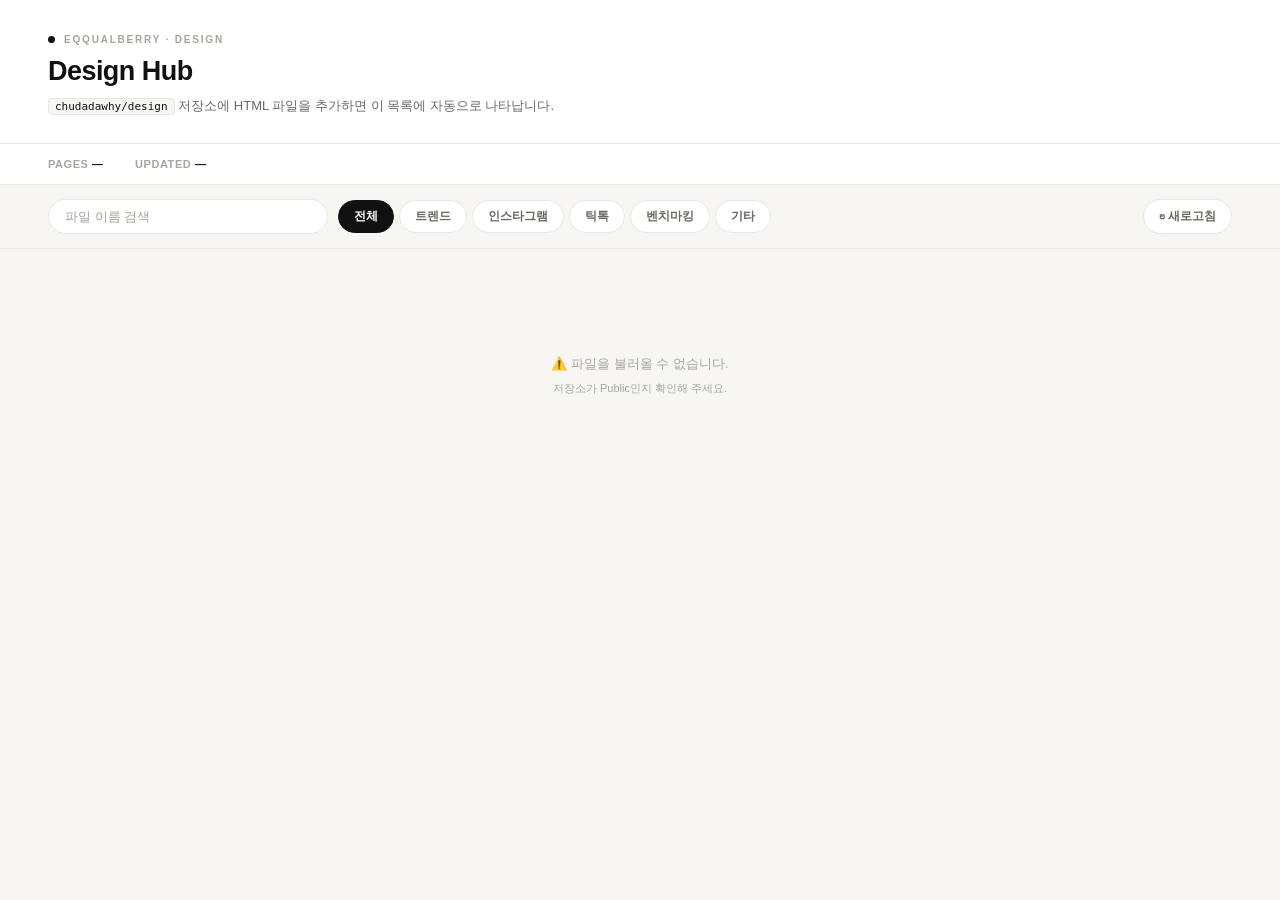
<file: index.html>
<!DOCTYPE html>
<html lang="ko">
<head>
  <meta charset="UTF-8" />
  <meta name="viewport" content="width=device-width, initial-scale=1.0" />
  <title>EQQUALBERRY · Design Hub</title>
  <style>
    * { margin: 0; padding: 0; box-sizing: border-box; }

    :root {
      --bg:        #f7f6f3;
      --surface:   #ffffff;
      --line:      #e9e7e2;
      --ink:       #111111;
      --ink-mid:   #6b6862;
      --ink-soft:  #a8a49c;
    }

    body {
      font-family: 'Helvetica Neue', 'Apple SD Gothic Neo', 'Segoe UI', sans-serif;
      background: var(--bg);
      color: var(--ink);
      min-height: 100vh;
      -webkit-font-smoothing: antialiased;
    }

    /* ── HEADER ── */
    header {
      background: var(--surface);
      padding: 34px 48px 26px;
      border-bottom: 1px solid var(--line);
    }

    .brandline {
      display: flex;
      align-items: center;
      gap: 9px;
      margin-bottom: 10px;
    }
    .brandline .dot {
      width: 7px; height: 7px; border-radius: 50%;
      background: var(--ink);
    }
    .brandline span {
      font-size: 10px;
      font-weight: 700;
      letter-spacing: 0.18em;
      text-transform: uppercase;
      color: var(--ink-soft);
    }

    header h1 {
      font-size: 27px;
      font-weight: 700;
      letter-spacing: -0.02em;
      line-height: 1.2;
      color: var(--ink);
    }

    header p {
      margin-top: 9px;
      font-size: 13px;
      line-height: 1.6;
      color: var(--ink-mid);
    }
    header p code {
      background: var(--bg);
      border: 1px solid var(--line);
      border-radius: 4px;
      padding: 1px 6px;
      font-size: 11px;
      color: var(--ink);
    }

    /* ── STATS ── */
    .stats {
      display: flex;
      gap: 32px;
      padding: 14px 48px;
      background: var(--surface);
      border-bottom: 1px solid var(--line);
      font-size: 11px;
      font-weight: 600;
      letter-spacing: 0.05em;
      text-transform: uppercase;
      color: var(--ink-soft);
    }
    .stats span {
      color: var(--ink);
      font-weight: 700;
      letter-spacing: 0;
      text-transform: none;
    }

    /* ── TOOLBAR ── */
    .toolbar {
      position: sticky;
      top: 0;
      z-index: 50;
      padding: 14px 48px;
      display: flex;
      align-items: center;
      gap: 10px;
      flex-wrap: wrap;
      background: rgba(247,246,243,0.92);
      backdrop-filter: blur(10px);
      border-bottom: 1px solid var(--line);
    }

    .search-box {
      flex: 1;
      max-width: 280px;
      min-width: 180px;
      background: var(--surface);
      border: 1.5px solid var(--line);
      border-radius: 22px;
      padding: 9px 16px;
      color: var(--ink);
      font-family: inherit;
      font-size: 13px;
      outline: none;
      transition: border-color 0.16s, box-shadow 0.16s;
    }
    .search-box:focus {
      border-color: var(--ink);
      box-shadow: 0 0 0 3px rgba(17,17,17,0.05);
    }
    .search-box::placeholder { color: var(--ink-soft); }

    .filter-btns { display: flex; gap: 5px; flex-wrap: wrap; }

    .filter-btn {
      padding: 7px 15px;
      border-radius: 22px;
      border: 1.5px solid var(--line);
      background: var(--surface);
      color: var(--ink-mid);
      font-family: inherit;
      font-size: 12px;
      font-weight: 600;
      cursor: pointer;
      transition: all 0.15s;
      white-space: nowrap;
    }
    .filter-btn:hover { border-color: var(--ink-soft); color: var(--ink); }
    .filter-btn.active {
      background: var(--ink);
      border-color: var(--ink);
      color: #fff;
    }

    .refresh-btn {
      margin-left: auto;
      padding: 8px 15px;
      border-radius: 22px;
      border: 1.5px solid var(--line);
      background: var(--surface);
      color: var(--ink-mid);
      font-family: inherit;
      font-size: 12px;
      font-weight: 600;
      cursor: pointer;
      transition: all 0.15s;
      display: flex;
      align-items: center;
      gap: 6px;
      white-space: nowrap;
    }
    .refresh-btn:hover { border-color: var(--ink); color: var(--ink); }

    /* ── MAIN ── */
    .main { padding: 34px 48px 64px; }

    .section-title {
      display: flex;
      align-items: center;
      gap: 12px;
      font-size: 11px;
      font-weight: 700;
      letter-spacing: 0.16em;
      text-transform: uppercase;
      color: var(--ink-mid);
      margin-bottom: 16px;
    }
    .section-title::after {
      content: '';
      flex: 1;
      height: 1px;
      background: var(--line);
    }

    .grid {
      display: grid;
      grid-template-columns: repeat(auto-fill, minmax(246px, 1fr));
      gap: 16px;
      margin-bottom: 44px;
    }

    /* ── CARD ── */
    .card {
      background: var(--surface);
      border: 1px solid var(--line);
      border-radius: 14px;
      padding: 20px 20px 18px;
      cursor: pointer;
      text-decoration: none;
      color: inherit;
      display: block;
      transition: transform 0.18s, box-shadow 0.18s, border-color 0.18s;
      position: relative;
      overflow: hidden;
    }
    .card::before {
      content: '';
      position: absolute;
      top: 0; left: 0; right: 0;
      height: 3px;
      background: currentColor;
      opacity: 0;
      transition: opacity 0.18s;
    }
    .card:hover {
      border-color: #dcd9d2;
      transform: translateY(-3px);
      box-shadow: 0 10px 28px rgba(60,55,45,0.10);
    }
    .card:hover::before { opacity: 1; }

    .card-icon {
      width: 38px;
      height: 38px;
      border-radius: 11px;
      display: flex;
      align-items: center;
      justify-content: center;
      font-size: 18px;
      margin-bottom: 15px;
    }

    .card-name {
      font-size: 14px;
      font-weight: 700;
      letter-spacing: -0.01em;
      color: var(--ink);
      margin-bottom: 5px;
      line-height: 1.4;
      display: -webkit-box;
      -webkit-line-clamp: 2;
      -webkit-box-orient: vertical;
      overflow: hidden;
      padding-right: 52px;
    }

    .card-meta {
      font-size: 11px;
      color: var(--ink-soft);
      letter-spacing: 0.02em;
    }

    .card-tag {
      position: absolute;
      top: 18px;
      right: 18px;
      font-size: 10px;
      padding: 3px 9px;
      border-radius: 12px;
      font-weight: 700;
      letter-spacing: 0.03em;
    }

    /* ── STATES ── */
    .loading, .empty {
      text-align: center;
      padding: 72px 20px;
      color: var(--ink-soft);
      font-size: 13px;
    }

    .spinner {
      display: inline-block;
      width: 22px;
      height: 22px;
      border: 2px solid var(--line);
      border-top-color: var(--ink);
      border-radius: 50%;
      animation: spin 0.8s linear infinite;
      margin-bottom: 12px;
    }

    @keyframes spin { to { transform: rotate(360deg); } }

    /* ── 카테고리별 색상 (라이트 톤) ── */
    /* .cat-*  = 아이콘 타일 (연한 배경 + 진한 컬러)
       .tag-*  = 우측 상단 칩
       card 의 color 값이 hover 시 상단 3px 액센트 라인 컬러로 쓰임 */
    .cat-trend     { background: #E7F6EC; color: #147A45; }
    .cat-instagram { background: #FBE9F2; color: #C2185B; }
    .cat-tiktok    { background: #FFE9ED; color: #E0113F; }
    .cat-benchmark { background: #E8F0FE; color: #1553B8; }
    .cat-other     { background: #F2F0EC; color: #6B6862; }

    .tag-trend     { background: #E7F6EC; color: #147A45; }
    .tag-instagram { background: #FBE9F2; color: #C2185B; }
    .tag-tiktok    { background: #FFE9ED; color: #E0113F; }
    .tag-benchmark { background: #E8F0FE; color: #1553B8; }
    .tag-other     { background: #F2F0EC; color: #6B6862; }

    .card.accent-trend     { color: #21A35B; }
    .card.accent-instagram { color: #E1306C; }
    .card.accent-tiktok    { color: #FE2C55; }
    .card.accent-benchmark { color: #2D5BE3; }
    .card.accent-other     { color: #A8A49C; }

    @media (max-width: 640px) {
      header { padding: 26px 20px 20px; }
      header h1 { font-size: 22px; }
      .stats, .toolbar { padding-left: 20px; padding-right: 20px; }
      .stats { gap: 18px; }
      .main { padding: 24px 20px 48px; }
    }
  </style>
</head>
<body>

<header>
  <div class="brandline"><div class="dot"></div><span>EQQUALBERRY · Design</span></div>
  <h1>Design Hub</h1>
  <p><code>chudadawhy/design</code> 저장소에 HTML 파일을 추가하면 이 목록에 자동으로 나타납니다.</p>
</header>

<div class="stats" id="stats">
  <div>Pages <span id="total-count">—</span></div>
  <div>Updated <span id="last-updated">—</span></div>
</div>

<div class="toolbar">
  <input class="search-box" type="text" placeholder="파일 이름 검색" id="search" />
  <div class="filter-btns">
    <button class="filter-btn active" data-filter="all">전체</button>
    <button class="filter-btn" data-filter="trend">트렌드</button>
    <button class="filter-btn" data-filter="instagram">인스타그램</button>
    <button class="filter-btn" data-filter="tiktok">틱톡</button>
    <button class="filter-btn" data-filter="benchmark">벤치마킹</button>
    <button class="filter-btn" data-filter="other">기타</button>
  </div>
  <button class="refresh-btn" onclick="loadFiles()">↻ 새로고침</button>
</div>

<div class="main" id="main">
  <div class="loading">
    <div class="spinner"></div><br>파일 목록 불러오는 중...
  </div>
</div>

<script>
  const OWNER = 'chudadawhy';
  const REPO = 'design';
  const BRANCH = 'main'; // main 또는 master

  let allFiles = [];
  let activeFilter = 'all';
  let searchQuery = '';

  const categoryConfig = {
    trend:     { icon: '📊', keywords: ['trend', '트렌드'], color: 'cat-trend', tag: 'tag-trend', label: '트렌드' },
    tiktok:    { icon: '🎵', keywords: ['tiktok', 'tik_tok', '틱톡'], color: 'cat-tiktok', tag: 'tag-tiktok', label: '틱톡' },
    instagram: { icon: '📱', keywords: ['instagram', 'insta', '인스타', 'calendar', 'plan'], color: 'cat-instagram', tag: 'tag-instagram', label: '인스타그램' },
    benchmark: { icon: '🔍', keywords: ['benchmark', '벤치', 'brand', 'competitor'], color: 'cat-benchmark', tag: 'tag-benchmark', label: '벤치마킹' },
    other:     { icon: '📄', keywords: [], color: 'cat-other', tag: 'tag-other', label: '기타' },
  };

  function detectCategory(filename) {
    const lower = filename.toLowerCase();
    for (const [key, cfg] of Object.entries(categoryConfig)) {
      if (key === 'other') continue;
      if (cfg.keywords.some(k => lower.includes(k))) return key;
    }
    return 'other';
  }

  async function loadFiles() {
    document.getElementById('main').innerHTML = `
      <div class="loading"><div class="spinner"></div><br>파일 목록 불러오는 중...</div>`;

    try {
      // 재귀적으로 모든 HTML 파일 가져오기
      const files = await fetchAllFiles('');
      allFiles = files.filter(f => f.name.endsWith('.html') && f.name !== 'index.html');

      document.getElementById('total-count').textContent = allFiles.length;
      document.getElementById('last-updated').textContent = new Date().toLocaleString('ko-KR');

      renderFiles();
    } catch (e) {
      document.getElementById('main').innerHTML = `
        <div class="empty">
          ⚠️ 파일을 불러올 수 없습니다.<br>
          <small style="font-size:11px;margin-top:8px;display:block;">저장소가 Public인지 확인해 주세요.</small>
        </div>`;
    }
  }

  async function fetchAllFiles(path) {
    const url = `https://api.github.com/repos/${OWNER}/${REPO}/contents/${path}`;
    const res = await fetch(url, { headers: { 'Accept': 'application/vnd.github.v3+json' } });
    if (!res.ok) throw new Error('API error');
    const items = await res.json();

    let files = [];
    for (const item of items) {
      if (item.type === 'file' && item.name.endsWith('.html')) {
        files.push({ ...item, category: detectCategory(item.name) });
      } else if (item.type === 'dir') {
        const sub = await fetchAllFiles(item.path);
        files = files.concat(sub);
      }
    }
    return files;
  }

  function renderFiles() {
    const filtered = allFiles.filter(f => {
      const matchFilter = activeFilter === 'all' || f.category === activeFilter;
      const matchSearch = f.name.toLowerCase().includes(searchQuery.toLowerCase());
      return matchFilter && matchSearch;
    });

    if (filtered.length === 0) {
      document.getElementById('main').innerHTML = `<div class="empty">조건에 맞는 파일이 없습니다.</div>`;
      return;
    }

    // 카테고리별 그룹
    const groups = {};
    filtered.forEach(f => {
      if (!groups[f.category]) groups[f.category] = [];
      groups[f.category].push(f);
    });

    let html = '';
    const order = activeFilter === 'all'
      ? ['trend', 'instagram', 'tiktok', 'benchmark', 'other']
      : [activeFilter];

    order.forEach(cat => {
      if (!groups[cat] || groups[cat].length === 0) return;
      const cfg = categoryConfig[cat];
      html += `<div class="section-title">${cfg.label}</div><div class="grid">`;
      groups[cat].forEach(f => {
        const pageUrl = `https://${OWNER}.github.io/${REPO}/${f.path}`;
        const displayName = f.name.replace('.html', '').replace(/[-_]/g, ' ');
        const folder = f.path.includes('/') ? f.path.split('/').slice(0, -1).join('/') : '';
        html += `
          <a class="card accent-${cat}" href="${pageUrl}" target="_blank">
            <div class="card-icon ${cfg.color}">${cfg.icon}</div>
            <div class="card-name">${displayName}</div>
            <div class="card-meta">${folder || '루트'}</div>
            <span class="card-tag ${cfg.tag}">${cfg.label}</span>
          </a>`;
      });
      html += '</div>';
    });

    document.getElementById('main').innerHTML = html;
  }

  // 검색
  document.getElementById('search').addEventListener('input', e => {
    searchQuery = e.target.value;
    renderFiles();
  });

  // 필터
  document.querySelectorAll('.filter-btn').forEach(btn => {
    btn.addEventListener('click', () => {
      document.querySelectorAll('.filter-btn').forEach(b => b.classList.remove('active'));
      btn.classList.add('active');
      activeFilter = btn.dataset.filter;
      renderFiles();
    });
  });

  loadFiles();
</script>

</body>
</html>
</file>
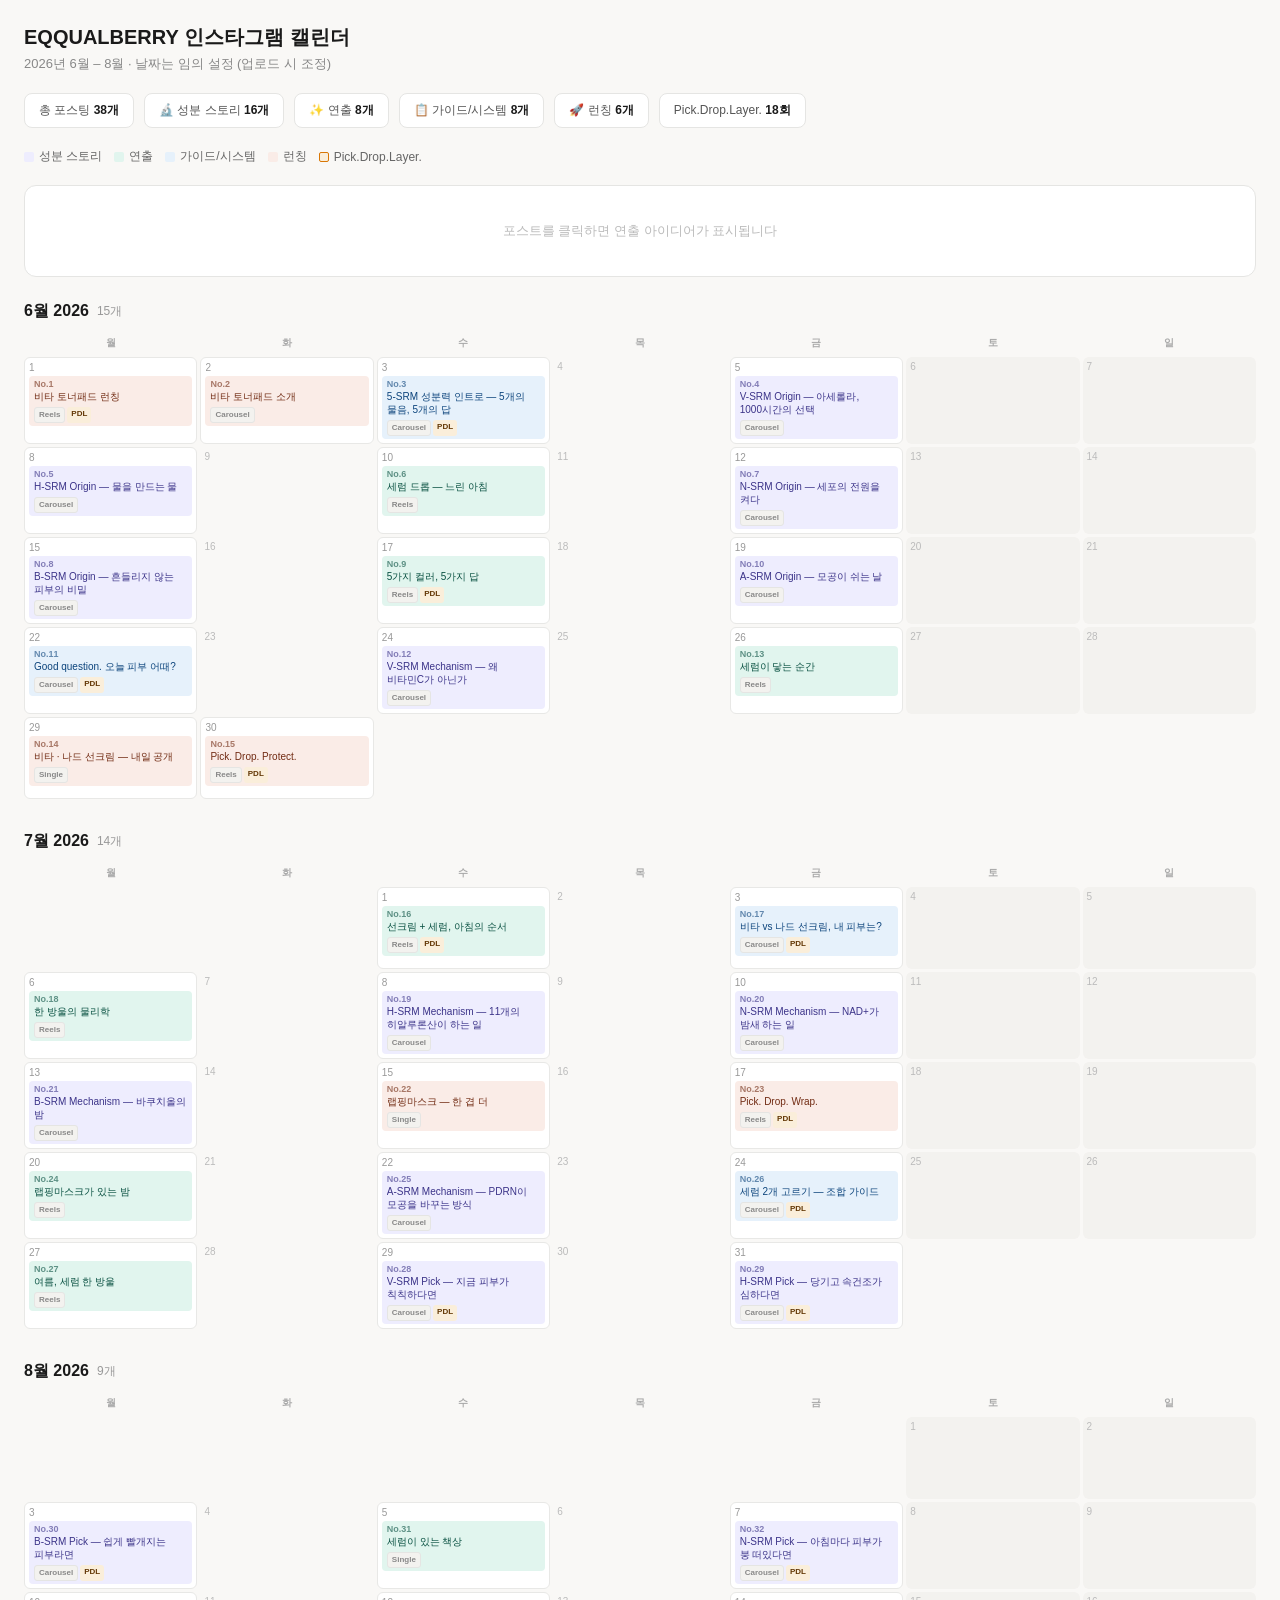
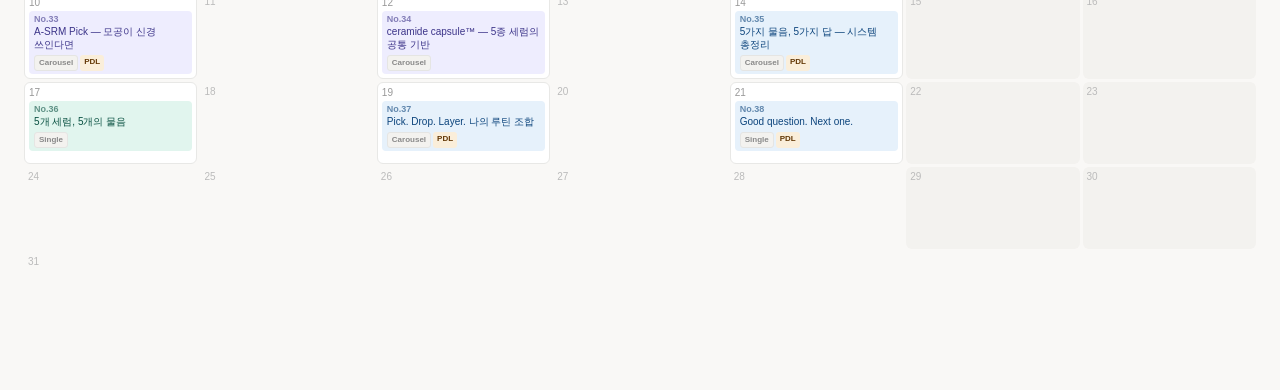
<file: EQB_insta_6_8.html>
<!DOCTYPE html>
<html lang="ko">
<head>
<meta charset="UTF-8">
<meta name="viewport" content="width=device-width, initial-scale=1.0">
<title>EQQUALBERRY 인스타그램 캘린더 6–8월 2026</title>
<style>
*{box-sizing:border-box;margin:0;padding:0}
body{font-family:-apple-system,BlinkMacSystemFont,'Segoe UI','Apple SD Gothic Neo',sans-serif;background:#F9F8F6;color:#1a1a1a;padding:24px}
h1{font-size:20px;font-weight:600;margin-bottom:4px;color:#1a1a1a}
.subtitle{font-size:13px;color:#888;margin-bottom:20px}
.stats{display:flex;gap:10px;flex-wrap:wrap;margin-bottom:20px}
.stat{background:#fff;border:0.5px solid #e5e5e3;border-radius:8px;padding:8px 14px;font-size:12px;color:#555}
.stat strong{color:#1a1a1a;font-weight:600}
.legend{display:flex;gap:12px;flex-wrap:wrap;margin-bottom:20px;align-items:center}
.legend-item{display:flex;align-items:center;gap:5px;font-size:12px;color:#666}
.legend-dot{width:10px;height:10px;border-radius:2px;flex-shrink:0}
.to{background:#EEEDFE;color:#3C3489}
.ts{background:#E1F5EE;color:#085041}
.tg{background:#E6F1FB;color:#0C447C}
.tl{background:#FAECE7;color:#712B13}
.bpdl{background:#FAEEDA;color:#633806}

#detail-panel{background:#fff;border:0.5px solid #e5e5e3;border-radius:12px;padding:16px 20px;margin-bottom:24px;min-height:90px;transition:all 0.2s}
#detail-panel.active{border-color:#AFA9EC}
.dp-empty{color:#bbb;font-size:13px;display:flex;align-items:center;justify-content:center;height:58px}
.dp-header{display:flex;align-items:flex-start;gap:10px;margin-bottom:10px}
.dp-num{font-size:11px;font-weight:600;color:#999;padding-top:2px;white-space:nowrap}
.dp-title{font-size:15px;font-weight:600;color:#1a1a1a;line-height:1.3}
.dp-sub{font-size:12px;color:#888;margin-top:2px}
.dp-badges{display:flex;gap:6px;margin-bottom:10px;flex-wrap:wrap}
.dp-badge{font-size:11px;padding:3px 8px;border-radius:4px;font-weight:500}
.dp-idea-label{font-size:11px;font-weight:600;color:#999;margin-bottom:4px;text-transform:uppercase;letter-spacing:.5px}
.dp-idea{font-size:13px;color:#444;line-height:1.6}

.cal-month{margin-bottom:32px}
.cal-month-h{font-size:16px;font-weight:600;color:#1a1a1a;margin-bottom:10px;display:flex;align-items:center;gap:8px}
.cal-month-count{font-size:12px;font-weight:400;color:#999}
.cal-grid{display:grid;grid-template-columns:repeat(7,1fr);gap:3px}
.cal-dow{font-size:10px;color:#aaa;text-align:center;padding:4px 0;font-weight:600;letter-spacing:.3px}
.cal-cell{border-radius:6px;min-height:82px;padding:4px;cursor:default}
.cal-cell.np{background:transparent}
.cal-cell.we.np{background:#F3F2EF}
.cal-cell.hp{background:#fff;border:0.5px solid #e8e8e6;cursor:pointer;transition:border-color 0.15s,box-shadow 0.15s}
.cal-cell.hp:hover{border-color:#AFA9EC;box-shadow:0 0 0 2px rgba(175,169,236,0.15)}
.cal-cell.hp.selected{border-color:#7F77DD;box-shadow:0 0 0 2px rgba(127,119,221,0.2)}
.cdate{font-size:10px;color:#bbb;margin-bottom:3px}
.hp .cdate{color:#999}
.ccard{border-radius:4px;padding:3px 5px}
.cpnum{font-size:9px;font-weight:600;opacity:.6;margin-bottom:1px}
.cptit{font-size:10px;line-height:1.3;font-weight:500;word-break:keep-all;display:-webkit-box;-webkit-line-clamp:3;-webkit-box-orient:vertical;overflow:hidden}
.cfoot{display:flex;gap:2px;margin-top:4px;flex-wrap:wrap}
.cbadge{font-size:8px;padding:1px 4px;border-radius:3px;font-weight:600;line-height:1.5}
.bfmt{background:#F3F2EF;color:#888;border:0.5px solid #e5e5e3}
.bpdl-small{background:#FAEEDA;color:#633806}
</style>
</head>
<body>
<h1>EQQUALBERRY 인스타그램 캘린더</h1>
<p class="subtitle">2026년 6월 – 8월 · 날짜는 임의 설정 (업로드 시 조정)</p>

<div class="stats">
  <div class="stat">총 포스팅 <strong>38개</strong></div>
  <div class="stat">🔬 성분 스토리 <strong>16개</strong></div>
  <div class="stat">✨ 연출 <strong>8개</strong></div>
  <div class="stat">📋 가이드/시스템 <strong>8개</strong></div>
  <div class="stat">🚀 런칭 <strong>6개</strong></div>
  <div class="stat">Pick.Drop.Layer. <strong>18회</strong></div>
</div>

<div class="legend">
  <div class="legend-item"><div class="legend-dot to"></div>성분 스토리</div>
  <div class="legend-item"><div class="legend-dot ts"></div>연출</div>
  <div class="legend-item"><div class="legend-dot tg"></div>가이드/시스템</div>
  <div class="legend-item"><div class="legend-dot tl"></div>런칭</div>
  <div class="legend-item"><div class="legend-dot bpdl" style="border:.5px solid #D97706"></div>Pick.Drop.Layer.</div>
</div>

<div id="detail-panel"><div class="dp-empty">포스트를 클릭하면 연출 아이디어가 표시됩니다</div></div>

<div id="cal-months"></div>

<script>
const TC={o:'to',s:'ts',g:'tg',l:'tl'};
const TL={o:'🔬 성분 스토리',s:'✨ 연출',g:'📋 가이드/시스템',l:'🚀 런칭'};

const P={
'2026-6-1':{n:1,t:'비타 토너패드 런칭',tp:'l',f:'Reels',pdl:1,sub:'비타 토너패드',
  idea:'패드에서 토너가 흐르는 슬로우모션 클로즈업. 손등에 얹고 흡수되는 장면. 베리 바이올렛 컬러감. 경쾌한 음악 있음. "Pick. Drop. Tone." 자막으로 마무리.'},
'2026-6-2':{n:2,t:'비타 토너패드 소개',tp:'l',f:'Carousel',pdl:0,sub:'비타 토너패드',
  idea:'패드 클로즈업(토너 적심) → 아세롤라 성분 인포카드 2장 → 피부에 올리는 장면 → 제품 단독컷. 교육과 감성을 동시에 담는 5–6장 구성.'},
'2026-6-3':{n:3,t:'5-SRM 성분력 인트로 — 5개의 물음, 5개의 답',tp:'g',f:'Carousel',pdl:1,sub:'5-SRM 시스템',
  idea:'커버: 5종 세럼 나란히 + 각자의 컬러 배경. 이후 세럼별 한 줄 요약 카드 5장. 마지막 "Pick. Drop. Layer." 선언 컷. 팝하고 자신감 있는 비주얼.'},
'2026-6-5':{n:4,t:'V-SRM Origin — 아세롤라, 1000시간의 선택',tp:'o',f:'Carousel',pdl:0,sub:'V-SRM · 아세롤라',
  idea:'아세롤라 베리 실제 클로즈업(촉촉하고 팽팽한 표면) → 수확 타이밍 72시간 인포카드 → 일반 비타민C vs 아세롤라 비교 → 세럼 제품컷. 자연→과학 흐름.'},
'2026-6-8':{n:5,t:'H-SRM Origin — 물을 만드는 물',tp:'o',f:'Carousel',pdl:0,sub:'H-SRM · 히알루론산 11종',
  idea:'물방울이 피부 위에서 구르는 매크로 사진 → 히알루론산 분자 개수 "×11" 인포카드 → 제품컷. 청량하고 투명한 블루-화이트 컬러 톤.'},
'2026-6-10':{n:6,t:'세럼 드롭 — 느린 아침',tp:'s',f:'Reels',pdl:0,sub:'연출',
  idea:'드로퍼 한 방울 슬로우모션 (15–20초). 창가 자연광, 크림색 리넨 위. 텍스트 없음, 음악만. 마지막에 로고.'},
'2026-6-12':{n:7,t:'N-SRM Origin — 세포의 전원을 켜다',tp:'o',f:'Carousel',pdl:0,sub:'N-SRM · NAD+',
  idea:'배터리 방전→충전 비유로 NAD+ 설명. 에너지 웨이브 그래픽 카드 → 베리 추출 성분 연결 → 세럼컷. 활기 있고 따뜻한 골드 컬러 톤.'},
'2026-6-15':{n:8,t:'B-SRM Origin — 흔들리지 않는 피부의 비밀',tp:'o',f:'Carousel',pdl:0,sub:'B-SRM · 바쿠치올',
  idea:'바쿠치올 식물(Psoralea) 보타니컬 이미지 → 레티놀 vs 바쿠치올 자극 비교 카드 → 민감피부 포지셔닝 → 제품컷. 소프트 그린-크림 톤.'},
'2026-6-17':{n:9,t:'5가지 컬러, 5가지 답',tp:'s',f:'Reels',pdl:1,sub:'연출 · 시스템',
  idea:'5종 세럼 각자의 컬러 배경 위에서 빠른 컷 전환. 바이올렛→틸→골드→로즈→그린. "Pick." → "Drop." → "Layer." 자막 순서대로. 15–20초, 경쾌한 팝 사운드.'},
'2026-6-19':{n:10,t:'A-SRM Origin — 모공이 쉬는 날',tp:'o',f:'Carousel',pdl:0,sub:'A-SRM · PDRN',
  idea:'연어 DNA → PDRN 추출 인포카드 → 모공/결 현미경 느낌 이미지 → 재생 원리 카드 → 제품컷. 딥 블루-포레스트 그린 컬러 톤.'},
'2026-6-22':{n:11,t:'Good question. 오늘 피부 어때?',tp:'g',f:'Carousel',pdl:1,sub:'Pick Guide',
  idea:'"Good question. 오늘 피부 어때?" 타이포 커버(베리 바이올렛 배경) → 5가지 고민-세럼 매칭 카드 5장 → "Pick. Drop. Layer." 클로징. 저장률 높은 정보형.'},
'2026-6-24':{n:12,t:'V-SRM Mechanism — 왜 비타민C가 아닌가',tp:'o',f:'Carousel',pdl:0,sub:'V-SRM · 안정성',
  idea:'비타민C 산화 전후 색변화 비교(시각적 임팩트) → 아세롤라 안정성 원리 → 브라이트닝 메커니즘 인포그래픽. 교육형 6–7장.'},
'2026-6-26':{n:13,t:'세럼이 닿는 순간',tp:'s',f:'Reels',pdl:0,sub:'연출',
  idea:'손 위에 세럼 한 방울 → 천천히 펴 바름. ASMR 텍스처 클로즈업. 자연광. 음악 없이 흡수음 + 조용한 배경음.'},
'2026-6-29':{n:14,t:'비타 · 나드 선크림 — 내일 공개',tp:'l',f:'Single',pdl:0,sub:'선크림 티저',
  idea:'선크림 실루엣 + 아세롤라 베리 빛 반사 이미지. 텍스트 "내일." 한 단어. 미니멀. 배경 크림-화이트.'},
'2026-6-30':{n:15,t:'Pick. Drop. Protect.',tp:'l',f:'Reels',pdl:1,sub:'🚀 선크림 런칭',
  idea:'V-SRM → 비타 선크림 / N-SRM → 나드 선크림 루틴 시퀀스. "Pick. Drop. Protect." 자막 전환. 여름 햇빛 감성, 자연광 창가.'},
'2026-7-1':{n:16,t:'선크림 + 세럼, 아침의 순서',tp:'s',f:'Reels',pdl:1,sub:'연출 · 선크림',
  idea:'아침 루틴. 세럼 드롭 → 선크림 마무리. 느리고 의도적인 손 동작. "Pick. Drop. Protect." 자막. 창가 자연광.'},
'2026-7-3':{n:17,t:'비타 vs 나드 선크림, 내 피부는?',tp:'g',f:'Carousel',pdl:1,sub:'선크림 Pick Guide',
  idea:'"Good question. 어떤 선크림이 내 피부에?" 커버 → 비타(칙칙함) vs 나드(생기 없음) 비교카드 → 조합 제안. 저장형 5장.'},
'2026-7-6':{n:18,t:'한 방울의 물리학',tp:'s',f:'Reels',pdl:0,sub:'연출',
  idea:'드로퍼 끝에서 세럼 낙하 직전 정지 순간. 표면장력 클로즈업. 바이올렛 액체, 화이트 배경. 고속촬영 느낌. 15초.'},
'2026-7-8':{n:19,t:'H-SRM Mechanism — 11개의 히알루론산이 하는 일',tp:'o',f:'Carousel',pdl:0,sub:'H-SRM · 분자 레이어링',
  idea:'피부 단면 일러스트에 HA 분자 크기별 침투 깊이 시각화. 각 레이어 역할 카드 4장. 교육적, 청량한 블루 톤.'},
'2026-7-10':{n:20,t:'N-SRM Mechanism — NAD+가 밤새 하는 일',tp:'o',f:'Carousel',pdl:0,sub:'N-SRM · 야간 재생',
  idea:'연령별 NAD+ 수치 하락 그래프 → 수면 중 세포 에너지 대사 설명 → N-SRM 야간 루틴 포지셔닝. 따뜻한 골드-딥블루 야간 감성.'},
'2026-7-13':{n:21,t:'B-SRM Mechanism — 바쿠치올의 밤',tp:'o',f:'Carousel',pdl:0,sub:'B-SRM · 재생 원리',
  idea:'레티놀 vs 바쿠치올 RAR 활성화 비교 도식. 자극 없이 재생 가능한 원리. 밤 루틴 포지셔닝. 소프트 그린 + 딥 다크 대비 구성.'},
'2026-7-15':{n:22,t:'랩핑마스크 — 한 겹 더',tp:'l',f:'Single',pdl:0,sub:'랩핑마스크 티저',
  idea:'마스크 텍스처 클로즈업 (젤 쿠션감). "한 겹 더." 텍스트만. 세럼 병 + 마스크 나란히 실루엣. 이틀 후 공개 분위기.'},
'2026-7-17':{n:23,t:'Pick. Drop. Wrap.',tp:'l',f:'Reels',pdl:1,sub:'🚀 랩핑마스크 런칭',
  idea:'세럼→마스크 레이어링 시퀀스. 마스크 젤 쿠션감 클로즈업. "Pick. Drop. Wrap." 자막. 밤 조명 따뜻한 앰버 톤.'},
'2026-7-20':{n:24,t:'랩핑마스크가 있는 밤',tp:'s',f:'Reels',pdl:0,sub:'연출',
  idea:'밤 사이드 테이블 조명. 마스크를 손에 떠서 얼굴에 얹는 장면. ASMR 젤 텍스처 사운드. 조용하고 느린 무드. 15–20초.'},
'2026-7-22':{n:25,t:'A-SRM Mechanism — PDRN이 모공을 바꾸는 방식',tp:'o',f:'Carousel',pdl:0,sub:'A-SRM · 재생',
  idea:'PDRN 재생 인자 작용 원리 인포그래픽. 모공 = 탄력 문제로 재프레이밍하는 카드. 딥 포레스트 그린 컬러 톤.'},
'2026-7-24':{n:26,t:'세럼 2개 고르기 — 조합 가이드',tp:'g',f:'Carousel',pdl:1,sub:'Pick Guide · 레이어링',
  idea:'"하나로 시작했다면, 이제 레이어링." 커버 → V+H, N+B, A+H 조합 예시 3가지 카드 → "Pick. Drop. Layer." 클로징. 저장형.'},
'2026-7-27':{n:27,t:'여름, 세럼 한 방울',tp:'s',f:'Reels',pdl:0,sub:'연출',
  idea:'여름 창가 자연광. 세럼 한 병 집는 손. 천천히, 의도적으로. 배경음 자연음(바람소리). 인물 없이 손만. 20초.'},
'2026-7-29':{n:28,t:'V-SRM Pick — 지금 피부가 칙칙하다면',tp:'o',f:'Carousel',pdl:1,sub:'V-SRM · Pick',
  idea:'"지금 피부가 칙칙하다면" 훅 강하게. 칙칙함 원인 → 아세롤라 작용 → V-SRM 제안. 저장률 높은 고민해결형.'},
'2026-7-31':{n:29,t:'H-SRM Pick — 당기고 속건조가 심하다면',tp:'o',f:'Carousel',pdl:1,sub:'H-SRM · Pick',
  idea:'"당기고 속건조가 심하다면" 훅. 수분 부족 사막 이미지 비유 → HA 11종 해결책. 청량한 비주얼.'},
'2026-8-3':{n:30,t:'B-SRM Pick — 쉽게 빨개지는 피부라면',tp:'o',f:'Carousel',pdl:1,sub:'B-SRM · Pick',
  idea:'"쉽게 빨개지는 피부라면" 훅. 민감 피부 공감 → 바쿠치올 자극 없는 재생 → B-SRM 제안. 소프트 그린 톤.'},
'2026-8-5':{n:31,t:'세럼이 있는 책상',tp:'s',f:'Single',pdl:0,sub:'연출',
  idea:'약간 어질러진 책상. 노트, 펜, 커피 옆에 세럼 한 병. 자연광. 인물 없음, 손도 없음. 공간이 이야기하는 구도.'},
'2026-8-7':{n:32,t:'N-SRM Pick — 아침마다 피부가 붕 떠있다면',tp:'o',f:'Carousel',pdl:1,sub:'N-SRM · Pick',
  idea:'"아침마다 피부가 붕 떠있다면" 훅. 세포 에너지 공감 → NAD+ 충전 → N-SRM 제안. 활기 있는 골드 톤.'},
'2026-8-10':{n:33,t:'A-SRM Pick — 모공이 신경 쓰인다면',tp:'o',f:'Carousel',pdl:1,sub:'A-SRM · Pick',
  idea:'"모공이 신경 쓰인다면" 훅. "모공은 줄이는 게 아니라 건강하게" 재프레이밍 → PDRN 접근. 포레스트 그린 톤.'},
'2026-8-12':{n:34,t:'ceramide capsule™ — 5종 세럼의 공통 기반',tp:'o',f:'Carousel',pdl:0,sub:'ceramide capsule™',
  idea:'세라마이드 캡슐이 성분을 감싸는 일러스트. 5종 세럼 모두 적용되는 전달 기술. 기술 신뢰 콘텐츠. 깔끔한 화이트 + 퍼플 톤.'},
'2026-8-14':{n:35,t:'5가지 물음, 5가지 답 — 시스템 총정리',tp:'g',f:'Carousel',pdl:1,sub:'5-SRM 시스템',
  idea:'5컬러 패널 시스템 뷰. 각 세럼의 고민-성분-역할 한 줄씩. "Good question. Pick yours." 클로징. 시리즈 총정리 저장형.'},
'2026-8-17':{n:36,t:'5개 세럼, 5개의 물음',tp:'s',f:'Single',pdl:0,sub:'연출',
  idea:'5종 세럼 컬러 코드 순서 플랫레이. 각 앞에 베리 성분 하나씩. 베리 바이올렛 배경. 팝하고 자신감 있는 비주얼.'},
'2026-8-19':{n:37,t:'Pick. Drop. Layer. 나의 루틴 조합',tp:'g',f:'Carousel',pdl:1,sub:'루틴 가이드',
  idea:'"Pick. Drop. Layer." 시퀀스 카드. 조합 예시 3가지. "나의 루틴은 내가 만든다" 메시지로 마무리. 저장형.'},
'2026-8-21':{n:38,t:'Good question. Next one.',tp:'g',f:'Single',pdl:1,sub:'시리즈 클로징',
  idea:'"Good question. Next one." 볼드 타이포그래피만. 베리 바이올렛 또는 크림 배경. 선언적, 심플. 8월 마무리 + 9월 예고.'},
};

const MONTHS=[{y:2026,m:6,name:'6월 2026'},{y:2026,m:7,name:'7월 2026'},{y:2026,m:8,name:'8월 2026'}];
const DOWS=['월','화','수','목','금','토','일'];

function firstDow(y,m){return(new Date(y,m-1,1).getDay()+6)%7;}
function daysIn(y,m){return new Date(y,m,0).getDate();}

let selectedKey=null;

function renderDetail(key){
  const p=P[key];
  const dp=document.getElementById('detail-panel');
  dp.classList.add('active');
  dp.innerHTML=`
    <div class="dp-header">
      <div class="dp-num">No.${p.n}</div>
      <div>
        <div class="dp-title">${p.t}</div>
        <div class="dp-sub">${p.sub}</div>
      </div>
    </div>
    <div class="dp-badges">
      <span class="dp-badge ${TC[p.tp]}">${TL[p.tp]}</span>
      <span class="dp-badge bfmt">${p.f}</span>
      ${p.pdl?'<span class="dp-badge bpdl">Pick.Drop.Layer.</span>':''}
    </div>
    <div class="dp-idea-label">연출 아이디어</div>
    <div class="dp-idea">${p.idea}</div>
  `;
}

function buildMonth(y,m,name){
  const fd=firstDow(y,m),total=daysIn(y,m);
  const count=Object.keys(P).filter(k=>k.startsWith(`${y}-${m}-`)).length;
  let h=`<div class="cal-month"><h2 class="cal-month-h">${name}<span class="cal-month-count">${count}개</span></h2><div class="cal-grid">`;
  DOWS.forEach(d=>{h+=`<div class="cal-dow">${d}</div>`;});
  for(let i=0;i<fd;i++) h+=`<div class="cal-cell np"></div>`;
  for(let d=1;d<=total;d++){
    const k=`${y}-${m}-${d}`;
    const dow=(fd+d-1)%7;
    const we=dow>=5;
    const p=P[k];
    if(p){
      h+=`<div class="cal-cell hp" data-key="${k}" onclick="selectPost('${k}')">`;
      h+=`<div class="cdate">${d}</div>`;
      h+=`<div class="ccard ${TC[p.tp]}">`;
      h+=`<div class="cpnum">No.${p.n}</div>`;
      h+=`<div class="cptit">${p.t}</div>`;
      h+=`<div class="cfoot"><span class="cbadge bfmt">${p.f}</span>${p.pdl?'<span class="cbadge bpdl-small">PDL</span>':''}</div>`;
      h+=`</div></div>`;
    } else {
      h+=`<div class="cal-cell np${we?' we':''}""><div class="cdate">${d}</div></div>`;
    }
  }
  const rem=(fd+total)%7;
  if(rem) for(let i=0;i<7-rem;i++) h+=`<div class="cal-cell np"></div>`;
  h+=`</div></div>`;
  return h;
}

function selectPost(key){
  if(selectedKey){
    const prev=document.querySelector(`[data-key="${selectedKey}"]`);
    if(prev) prev.classList.remove('selected');
  }
  selectedKey=key;
  const el=document.querySelector(`[data-key="${key}"]`);
  if(el) el.classList.add('selected');
  renderDetail(key);
  document.getElementById('detail-panel').scrollIntoView({behavior:'smooth',block:'nearest'});
}

let html='';
MONTHS.forEach(({y,m,name})=>{html+=buildMonth(y,m,name);});
document.getElementById('cal-months').innerHTML=html;
</script>
</body>
</html>
</file>
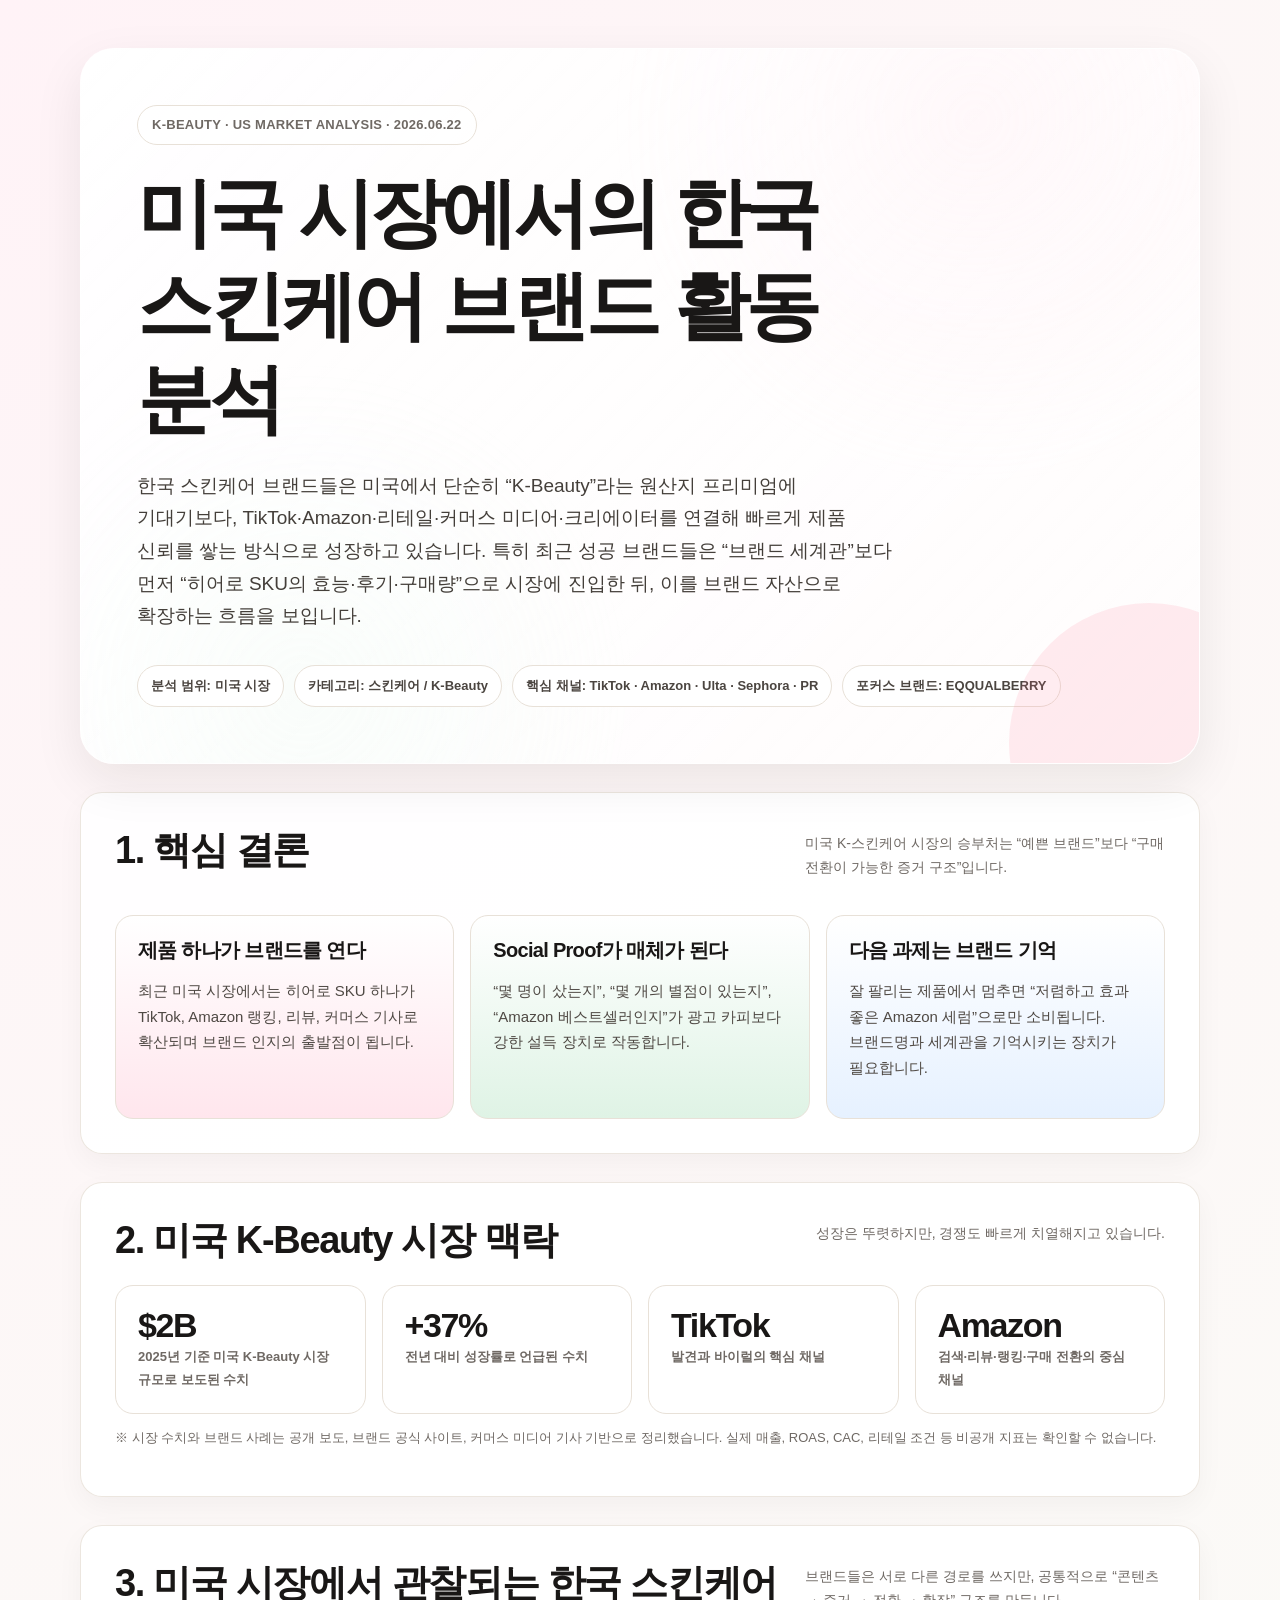
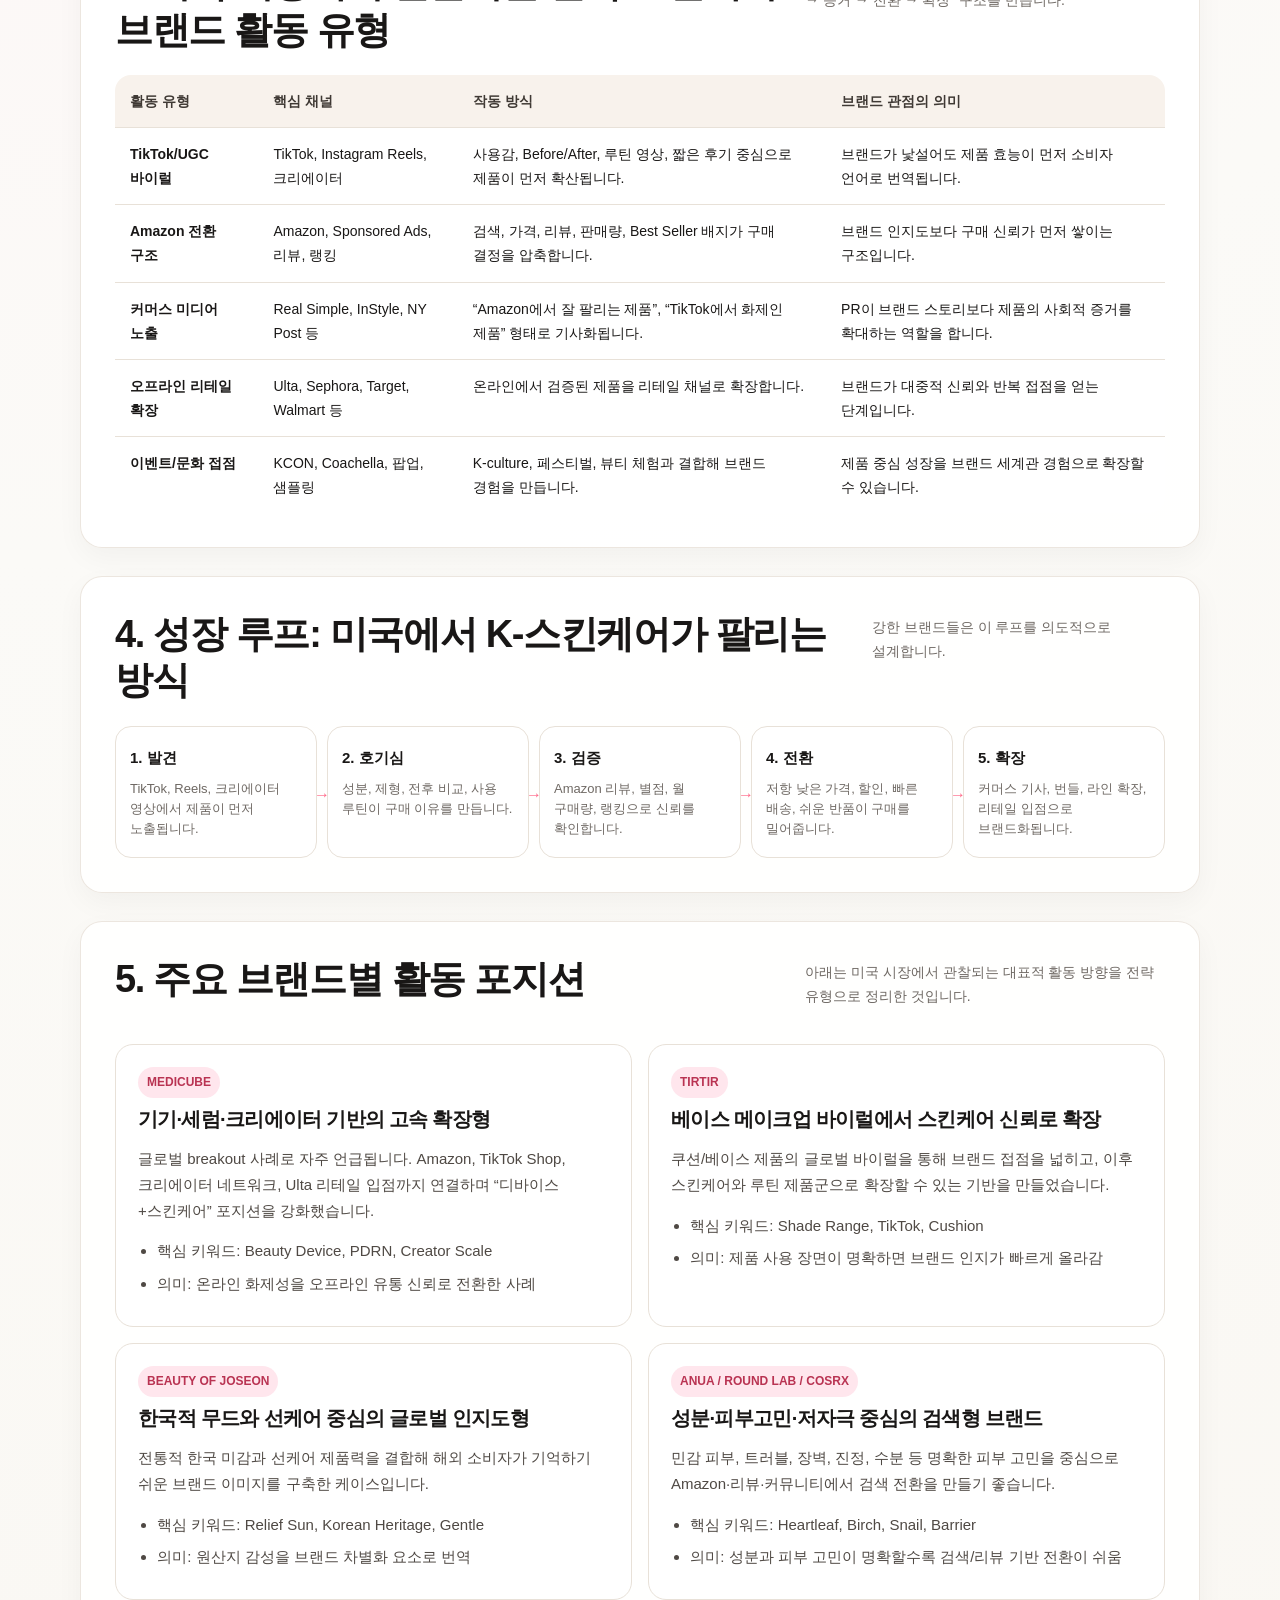
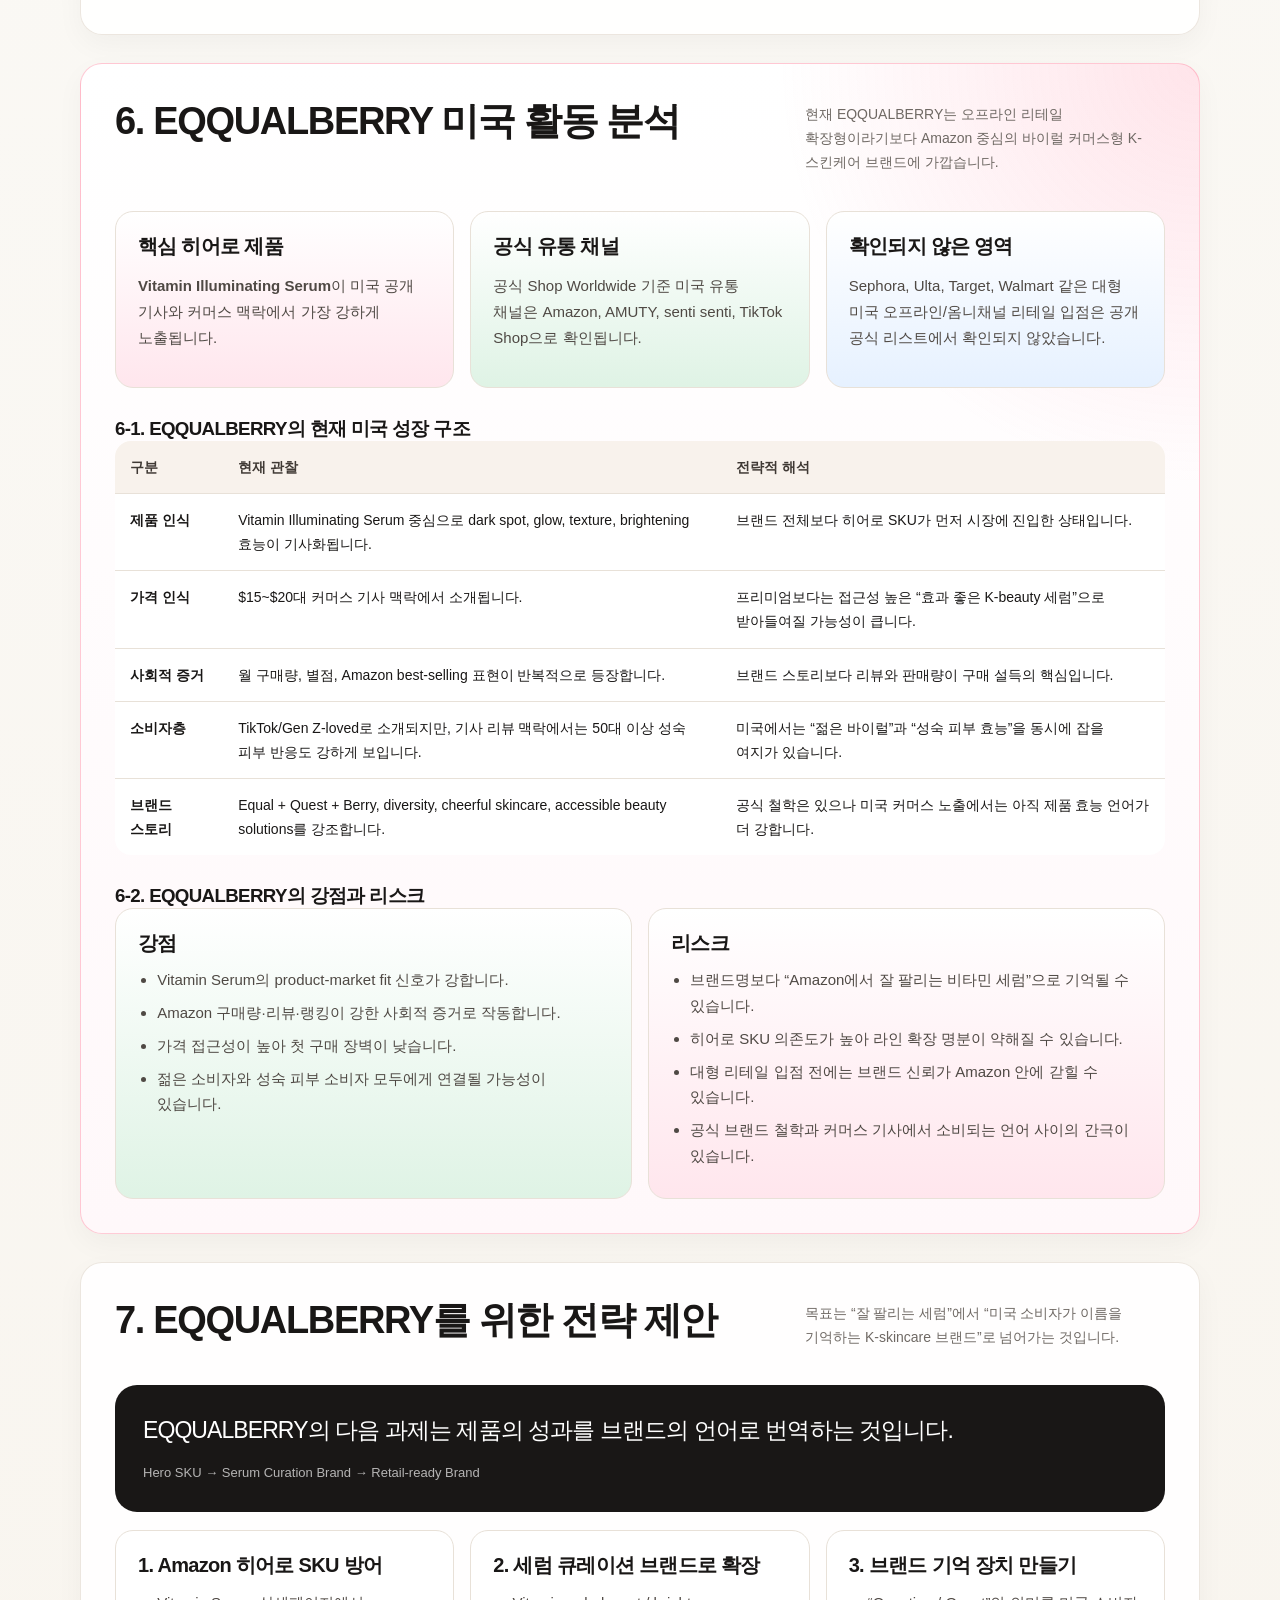
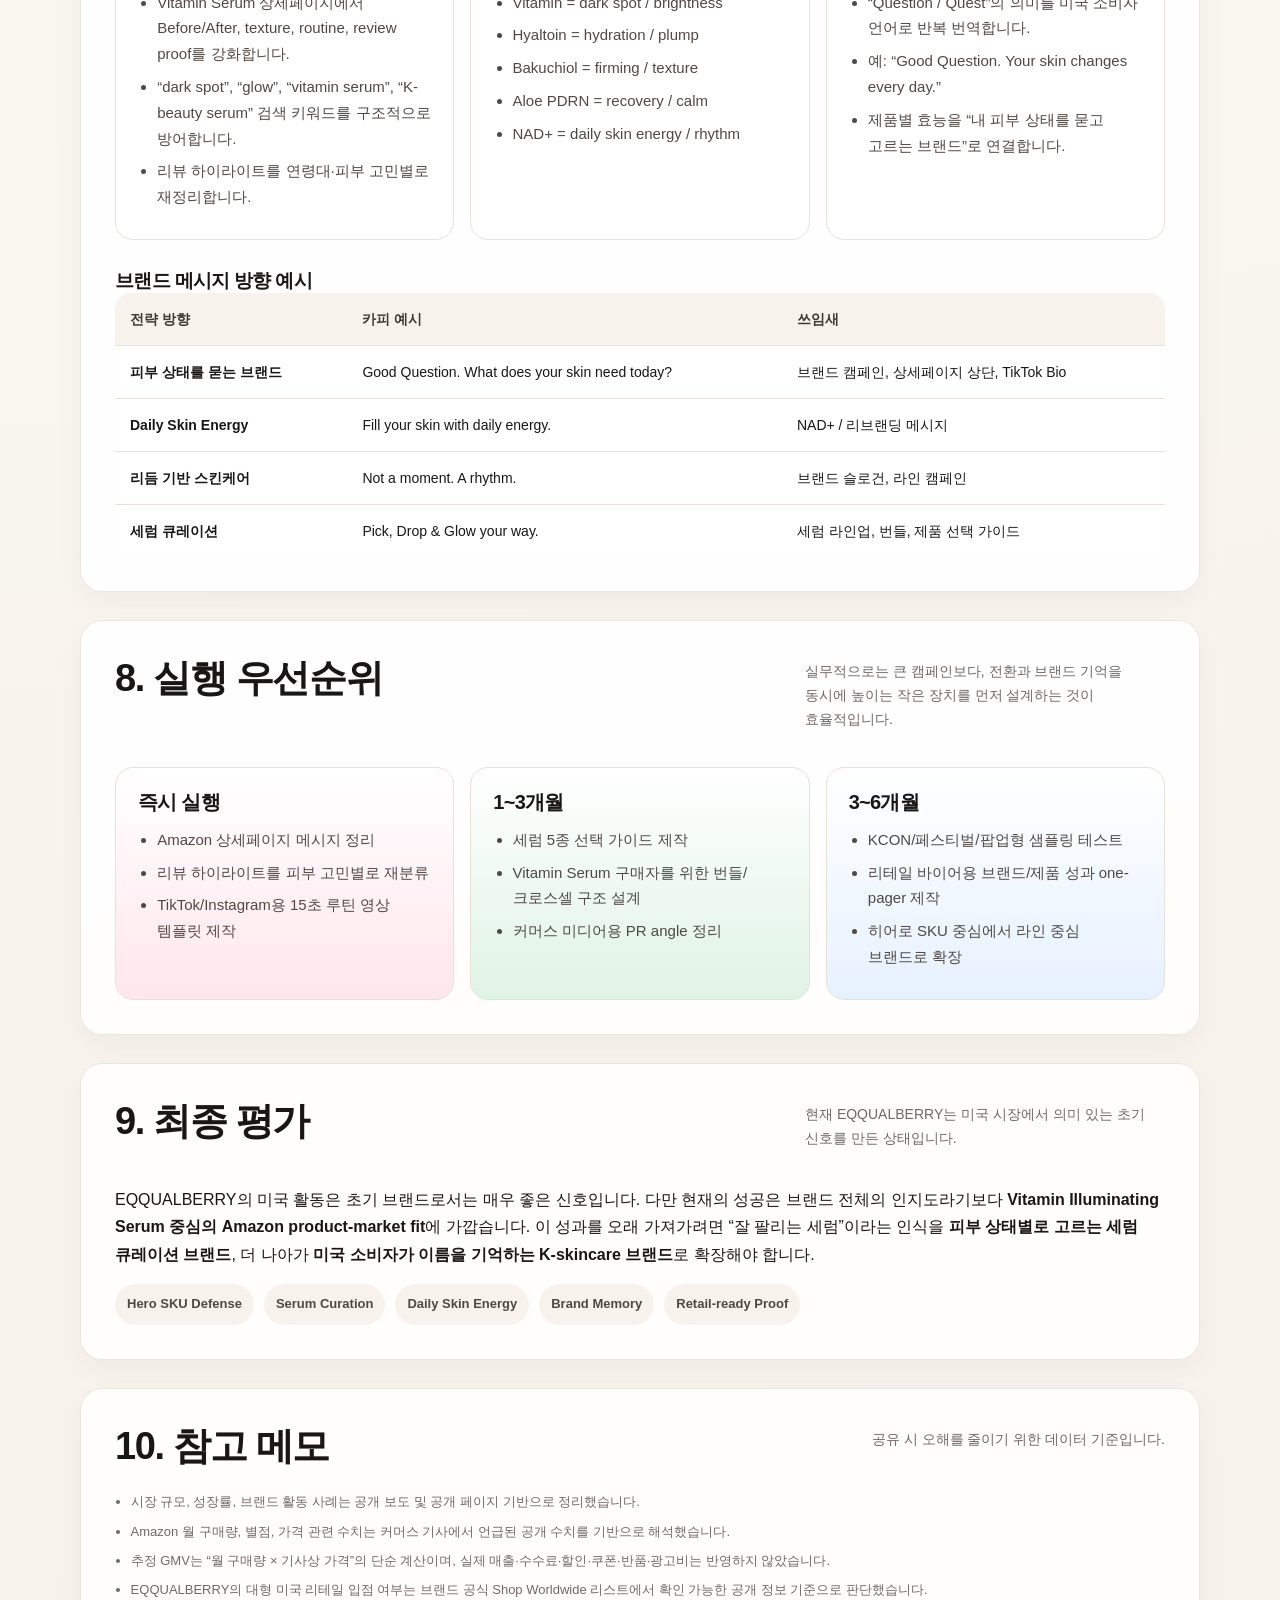
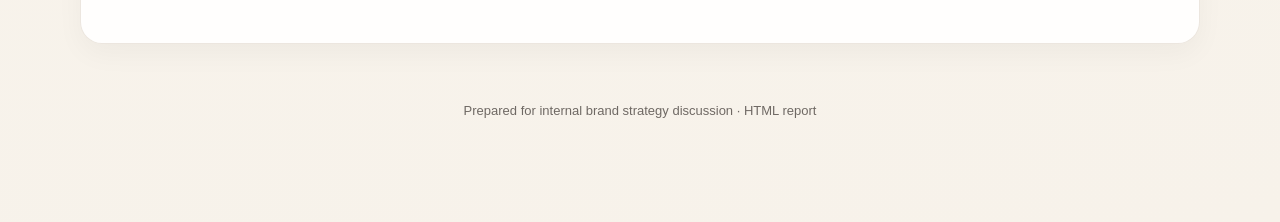
<file: K뷰티브랜드_미국시장활동분석.html>
<!doctype html>
<html lang="ko">
<head>
  <meta charset="utf-8" />
  <meta name="viewport" content="width=device-width, initial-scale=1" />
  <title>미국 시장에서의 한국 스킨케어 브랜드 활동 분석</title>
  <style>
    :root {
      --bg: #fbfaf7;
      --paper: #ffffff;
      --ink: #191716;
      --muted: #6f6964;
      --line: #e8e1d8;
      --accent: #ff6b8a;
      --accent-2: #ffe6ed;
      --accent-3: #f8f0dc;
      --green: #dff3e5;
      --blue: #e6f1ff;
      --lavender: #efe9ff;
      --shadow: 0 18px 50px rgba(30, 20, 10, 0.08);
      --radius: 22px;
    }

    * { box-sizing: border-box; }

    body {
      margin: 0;
      background: radial-gradient(circle at top left, #fff3f7 0, #fbfaf7 32%, #f7f2ea 100%);
      color: var(--ink);
      font-family: -apple-system, BlinkMacSystemFont, "Apple SD Gothic Neo", "Noto Sans KR", "Pretendard", "Segoe UI", sans-serif;
      line-height: 1.72;
      word-break: keep-all;
    }

    .page {
      width: min(1120px, calc(100% - 40px));
      margin: 0 auto;
      padding: 48px 0 72px;
    }

    .hero {
      position: relative;
      overflow: hidden;
      padding: 56px;
      border-radius: 34px;
      background:
        linear-gradient(135deg, rgba(255,255,255,.94), rgba(255,255,255,.72)),
        radial-gradient(circle at 80% 10%, #ffd7e2 0, transparent 33%),
        radial-gradient(circle at 20% 90%, #dff3e5 0, transparent 30%);
      box-shadow: var(--shadow);
      border: 1px solid rgba(255,255,255,.8);
    }

    .hero::after {
      content: "";
      position: absolute;
      width: 280px;
      height: 280px;
      border-radius: 999px;
      background: rgba(255, 107, 138, .13);
      right: -90px;
      bottom: -120px;
    }

    .eyebrow {
      display: inline-flex;
      align-items: center;
      gap: 8px;
      padding: 8px 14px;
      border: 1px solid var(--line);
      border-radius: 999px;
      background: rgba(255,255,255,.75);
      color: var(--muted);
      font-size: 13px;
      font-weight: 700;
      letter-spacing: .02em;
    }

    h1, h2, h3 {
      line-height: 1.22;
      margin: 0;
      letter-spacing: -0.035em;
    }

    h1 {
      margin-top: 22px;
      max-width: 760px;
      font-size: clamp(38px, 6vw, 76px);
      letter-spacing: -0.055em;
    }

    .hero p {
      max-width: 760px;
      margin: 24px 0 0;
      font-size: 19px;
      color: #443f3a;
    }

    .meta {
      display: flex;
      flex-wrap: wrap;
      gap: 10px;
      margin-top: 32px;
    }

    .tag {
      padding: 9px 13px;
      border-radius: 999px;
      background: #fff;
      border: 1px solid var(--line);
      color: #4b4540;
      font-size: 13px;
      font-weight: 700;
    }

    .section {
      margin-top: 28px;
      padding: 34px;
      border-radius: var(--radius);
      background: rgba(255,255,255,.9);
      border: 1px solid rgba(232,225,216,.82);
      box-shadow: 0 10px 28px rgba(30, 20, 10, 0.04);
    }

    .section-title {
      display: flex;
      align-items: flex-start;
      justify-content: space-between;
      gap: 24px;
      margin-bottom: 22px;
    }

    .section-title h2 {
      font-size: clamp(25px, 3vw, 38px);
    }

    .section-title .note {
      max-width: 360px;
      color: var(--muted);
      font-size: 14px;
      margin-top: 4px;
    }

    .grid {
      display: grid;
      gap: 16px;
    }

    .grid.cols-2 { grid-template-columns: repeat(2, minmax(0, 1fr)); }
    .grid.cols-3 { grid-template-columns: repeat(3, minmax(0, 1fr)); }
    .grid.cols-4 { grid-template-columns: repeat(4, minmax(0, 1fr)); }

    .card {
      padding: 22px;
      border-radius: 18px;
      border: 1px solid var(--line);
      background: #fff;
    }

    .card.tint-pink { background: linear-gradient(180deg, #fff, var(--accent-2)); }
    .card.tint-green { background: linear-gradient(180deg, #fff, var(--green)); }
    .card.tint-blue { background: linear-gradient(180deg, #fff, var(--blue)); }
    .card.tint-lavender { background: linear-gradient(180deg, #fff, var(--lavender)); }

    .card h3 {
      margin-bottom: 10px;
      font-size: 20px;
    }

    .card p, .card li {
      color: #4f4944;
      font-size: 15px;
    }

    .stat {
      display: flex;
      flex-direction: column;
      gap: 4px;
    }

    .stat strong {
      font-size: 34px;
      line-height: 1;
      letter-spacing: -0.04em;
    }

    .stat span {
      color: var(--muted);
      font-size: 13px;
      font-weight: 700;
    }

    ul, ol {
      margin: 12px 0 0;
      padding-left: 1.2em;
    }

    li { margin: 7px 0; }

    table {
      width: 100%;
      border-collapse: collapse;
      overflow: hidden;
      border-radius: 16px;
      font-size: 14px;
      background: #fff;
    }

    th, td {
      padding: 14px 15px;
      border-bottom: 1px solid var(--line);
      text-align: left;
      vertical-align: top;
    }

    th {
      background: #f8f2ec;
      font-weight: 800;
      color: #3f3934;
    }

    tr:last-child td { border-bottom: 0; }

    .flow {
      display: grid;
      grid-template-columns: repeat(5, 1fr);
      gap: 10px;
      align-items: stretch;
      margin-top: 20px;
    }

    .flow-step {
      position: relative;
      padding: 18px 14px;
      border-radius: 16px;
      background: #fff;
      border: 1px solid var(--line);
      min-height: 120px;
    }

    .flow-step:not(:last-child)::after {
      content: "→";
      position: absolute;
      right: -14px;
      top: 42%;
      color: var(--accent);
      font-weight: 900;
      z-index: 2;
    }

    .flow-step b {
      display: block;
      margin-bottom: 8px;
      font-size: 15px;
    }

    .flow-step span {
      display: block;
      color: var(--muted);
      font-size: 13px;
      line-height: 1.55;
    }

    .quote {
      padding: 28px;
      border-radius: 22px;
      background: #191716;
      color: #fff;
    }

    .quote p {
      margin: 0;
      font-size: 23px;
      line-height: 1.52;
      letter-spacing: -0.04em;
    }

    .quote small {
      display: block;
      margin-top: 14px;
      color: rgba(255,255,255,.68);
      font-size: 13px;
    }

    .pill-list {
      display: flex;
      flex-wrap: wrap;
      gap: 10px;
      margin-top: 14px;
    }

    .pill {
      padding: 9px 12px;
      border-radius: 999px;
      background: #f8f2ec;
      color: #4f4944;
      font-size: 13px;
      font-weight: 700;
    }

    .brand-chip {
      display: inline-block;
      padding: 5px 9px;
      margin-bottom: 9px;
      border-radius: 999px;
      background: var(--accent-2);
      color: #b93352;
      font-size: 12px;
      font-weight: 900;
    }

    .eqb {
      border: 1px solid rgba(255,107,138,.35);
      background:
        radial-gradient(circle at 100% 0, rgba(255,107,138,.18), transparent 26%),
        linear-gradient(180deg, #fff, #fff8fa);
    }

    .source-note {
      color: var(--muted);
      font-size: 13px;
    }

    .footer {
      margin-top: 28px;
      padding: 28px;
      text-align: center;
      color: var(--muted);
      font-size: 13px;
    }

    @media (max-width: 900px) {
      .hero { padding: 36px 26px; }
      .section { padding: 26px 20px; }
      .section-title {
        flex-direction: column;
        gap: 8px;
      }
      .grid.cols-2, .grid.cols-3, .grid.cols-4 {
        grid-template-columns: 1fr;
      }
      .flow {
        grid-template-columns: 1fr;
      }
      .flow-step:not(:last-child)::after {
        content: "↓";
        right: 20px;
        top: auto;
        bottom: -17px;
      }
      table { font-size: 13px; }
      th, td { padding: 12px 10px; }
    }

    @media print {
      body { background: #fff; }
      .page { width: 100%; padding: 0; }
      .hero, .section {
        box-shadow: none;
        break-inside: avoid;
      }
      .section { margin-top: 18px; }
    }
  </style>
</head>
<body>
  <main class="page">
    <section class="hero">
      <span class="eyebrow">K-BEAUTY · US MARKET ANALYSIS · 2026.06.22</span>
      <h1>미국 시장에서의 한국 스킨케어 브랜드 활동 분석</h1>
      <p>
        한국 스킨케어 브랜드들은 미국에서 단순히 “K-Beauty”라는 원산지 프리미엄에 기대기보다,
        TikTok·Amazon·리테일·커머스 미디어·크리에이터를 연결해 빠르게 제품 신뢰를 쌓는 방식으로 성장하고 있습니다.
        특히 최근 성공 브랜드들은 “브랜드 세계관”보다 먼저 “히어로 SKU의 효능·후기·구매량”으로 시장에 진입한 뒤,
        이를 브랜드 자산으로 확장하는 흐름을 보입니다.
      </p>
      <div class="meta">
        <span class="tag">분석 범위: 미국 시장</span>
        <span class="tag">카테고리: 스킨케어 / K-Beauty</span>
        <span class="tag">핵심 채널: TikTok · Amazon · Ulta · Sephora · PR</span>
        <span class="tag">포커스 브랜드: EQQUALBERRY</span>
      </div>
    </section>

    <section class="section">
      <div class="section-title">
        <h2>1. 핵심 결론</h2>
        <p class="note">미국 K-스킨케어 시장의 승부처는 “예쁜 브랜드”보다 “구매 전환이 가능한 증거 구조”입니다.</p>
      </div>
      <div class="grid cols-3">
        <div class="card tint-pink">
          <h3>제품 하나가 브랜드를 연다</h3>
          <p>최근 미국 시장에서는 히어로 SKU 하나가 TikTok, Amazon 랭킹, 리뷰, 커머스 기사로 확산되며 브랜드 인지의 출발점이 됩니다.</p>
        </div>
        <div class="card tint-green">
          <h3>Social Proof가 매체가 된다</h3>
          <p>“몇 명이 샀는지”, “몇 개의 별점이 있는지”, “Amazon 베스트셀러인지”가 광고 카피보다 강한 설득 장치로 작동합니다.</p>
        </div>
        <div class="card tint-blue">
          <h3>다음 과제는 브랜드 기억</h3>
          <p>잘 팔리는 제품에서 멈추면 “저렴하고 효과 좋은 Amazon 세럼”으로만 소비됩니다. 브랜드명과 세계관을 기억시키는 장치가 필요합니다.</p>
        </div>
      </div>
    </section>

    <section class="section">
      <div class="section-title">
        <h2>2. 미국 K-Beauty 시장 맥락</h2>
        <p class="note">성장은 뚜렷하지만, 경쟁도 빠르게 치열해지고 있습니다.</p>
      </div>
      <div class="grid cols-4">
        <div class="card stat">
          <strong>$2B</strong>
          <span>2025년 기준 미국 K-Beauty 시장 규모로 보도된 수치</span>
        </div>
        <div class="card stat">
          <strong>+37%</strong>
          <span>전년 대비 성장률로 언급된 수치</span>
        </div>
        <div class="card stat">
          <strong>TikTok</strong>
          <span>발견과 바이럴의 핵심 채널</span>
        </div>
        <div class="card stat">
          <strong>Amazon</strong>
          <span>검색·리뷰·랭킹·구매 전환의 중심 채널</span>
        </div>
      </div>
      <p class="source-note">
        ※ 시장 수치와 브랜드 사례는 공개 보도, 브랜드 공식 사이트, 커머스 미디어 기사 기반으로 정리했습니다. 실제 매출, ROAS, CAC, 리테일 조건 등 비공개 지표는 확인할 수 없습니다.
      </p>
    </section>

    <section class="section">
      <div class="section-title">
        <h2>3. 미국 시장에서 관찰되는 한국 스킨케어 브랜드 활동 유형</h2>
        <p class="note">브랜드들은 서로 다른 경로를 쓰지만, 공통적으로 “콘텐츠 → 증거 → 전환 → 확장” 구조를 만듭니다.</p>
      </div>
      <table>
        <thead>
          <tr>
            <th>활동 유형</th>
            <th>핵심 채널</th>
            <th>작동 방식</th>
            <th>브랜드 관점의 의미</th>
          </tr>
        </thead>
        <tbody>
          <tr>
            <td><b>TikTok/UGC 바이럴</b></td>
            <td>TikTok, Instagram Reels, 크리에이터</td>
            <td>사용감, Before/After, 루틴 영상, 짧은 후기 중심으로 제품이 먼저 확산됩니다.</td>
            <td>브랜드가 낯설어도 제품 효능이 먼저 소비자 언어로 번역됩니다.</td>
          </tr>
          <tr>
            <td><b>Amazon 전환 구조</b></td>
            <td>Amazon, Sponsored Ads, 리뷰, 랭킹</td>
            <td>검색, 가격, 리뷰, 판매량, Best Seller 배지가 구매 결정을 압축합니다.</td>
            <td>브랜드 인지도보다 구매 신뢰가 먼저 쌓이는 구조입니다.</td>
          </tr>
          <tr>
            <td><b>커머스 미디어 노출</b></td>
            <td>Real Simple, InStyle, NY Post 등</td>
            <td>“Amazon에서 잘 팔리는 제품”, “TikTok에서 화제인 제품” 형태로 기사화됩니다.</td>
            <td>PR이 브랜드 스토리보다 제품의 사회적 증거를 확대하는 역할을 합니다.</td>
          </tr>
          <tr>
            <td><b>오프라인 리테일 확장</b></td>
            <td>Ulta, Sephora, Target, Walmart 등</td>
            <td>온라인에서 검증된 제품을 리테일 채널로 확장합니다.</td>
            <td>브랜드가 대중적 신뢰와 반복 접점을 얻는 단계입니다.</td>
          </tr>
          <tr>
            <td><b>이벤트/문화 접점</b></td>
            <td>KCON, Coachella, 팝업, 샘플링</td>
            <td>K-culture, 페스티벌, 뷰티 체험과 결합해 브랜드 경험을 만듭니다.</td>
            <td>제품 중심 성장을 브랜드 세계관 경험으로 확장할 수 있습니다.</td>
          </tr>
        </tbody>
      </table>
    </section>

    <section class="section">
      <div class="section-title">
        <h2>4. 성장 루프: 미국에서 K-스킨케어가 팔리는 방식</h2>
        <p class="note">강한 브랜드들은 이 루프를 의도적으로 설계합니다.</p>
      </div>
      <div class="flow">
        <div class="flow-step">
          <b>1. 발견</b>
          <span>TikTok, Reels, 크리에이터 영상에서 제품이 먼저 노출됩니다.</span>
        </div>
        <div class="flow-step">
          <b>2. 호기심</b>
          <span>성분, 제형, 전후 비교, 사용 루틴이 구매 이유를 만듭니다.</span>
        </div>
        <div class="flow-step">
          <b>3. 검증</b>
          <span>Amazon 리뷰, 별점, 월 구매량, 랭킹으로 신뢰를 확인합니다.</span>
        </div>
        <div class="flow-step">
          <b>4. 전환</b>
          <span>저항 낮은 가격, 할인, 빠른 배송, 쉬운 반품이 구매를 밀어줍니다.</span>
        </div>
        <div class="flow-step">
          <b>5. 확장</b>
          <span>커머스 기사, 번들, 라인 확장, 리테일 입점으로 브랜드화됩니다.</span>
        </div>
      </div>
    </section>

    <section class="section">
      <div class="section-title">
        <h2>5. 주요 브랜드별 활동 포지션</h2>
        <p class="note">아래는 미국 시장에서 관찰되는 대표적 활동 방향을 전략 유형으로 정리한 것입니다.</p>
      </div>
      <div class="grid cols-2">
        <div class="card">
          <span class="brand-chip">MEDICUBE</span>
          <h3>기기·세럼·크리에이터 기반의 고속 확장형</h3>
          <p>글로벌 breakout 사례로 자주 언급됩니다. Amazon, TikTok Shop, 크리에이터 네트워크, Ulta 리테일 입점까지 연결하며 “디바이스+스킨케어” 포지션을 강화했습니다.</p>
          <ul>
            <li>핵심 키워드: Beauty Device, PDRN, Creator Scale</li>
            <li>의미: 온라인 화제성을 오프라인 유통 신뢰로 전환한 사례</li>
          </ul>
        </div>
        <div class="card">
          <span class="brand-chip">TIRTIR</span>
          <h3>베이스 메이크업 바이럴에서 스킨케어 신뢰로 확장</h3>
          <p>쿠션/베이스 제품의 글로벌 바이럴을 통해 브랜드 접점을 넓히고, 이후 스킨케어와 루틴 제품군으로 확장할 수 있는 기반을 만들었습니다.</p>
          <ul>
            <li>핵심 키워드: Shade Range, TikTok, Cushion</li>
            <li>의미: 제품 사용 장면이 명확하면 브랜드 인지가 빠르게 올라감</li>
          </ul>
        </div>
        <div class="card">
          <span class="brand-chip">BEAUTY OF JOSEON</span>
          <h3>한국적 무드와 선케어 중심의 글로벌 인지도형</h3>
          <p>전통적 한국 미감과 선케어 제품력을 결합해 해외 소비자가 기억하기 쉬운 브랜드 이미지를 구축한 케이스입니다.</p>
          <ul>
            <li>핵심 키워드: Relief Sun, Korean Heritage, Gentle</li>
            <li>의미: 원산지 감성을 브랜드 차별화 요소로 번역</li>
          </ul>
        </div>
        <div class="card">
          <span class="brand-chip">ANUA / ROUND LAB / COSRX</span>
          <h3>성분·피부고민·저자극 중심의 검색형 브랜드</h3>
          <p>민감 피부, 트러블, 장벽, 진정, 수분 등 명확한 피부 고민을 중심으로 Amazon·리뷰·커뮤니티에서 검색 전환을 만들기 좋습니다.</p>
          <ul>
            <li>핵심 키워드: Heartleaf, Birch, Snail, Barrier</li>
            <li>의미: 성분과 피부 고민이 명확할수록 검색/리뷰 기반 전환이 쉬움</li>
          </ul>
        </div>
      </div>
    </section>

    <section class="section eqb">
      <div class="section-title">
        <h2>6. EQQUALBERRY 미국 활동 분석</h2>
        <p class="note">현재 EQQUALBERRY는 오프라인 리테일 확장형이라기보다 Amazon 중심의 바이럴 커머스형 K-스킨케어 브랜드에 가깝습니다.</p>
      </div>

      <div class="grid cols-3">
        <div class="card tint-pink">
          <h3>핵심 히어로 제품</h3>
          <p><b>Vitamin Illuminating Serum</b>이 미국 공개 기사와 커머스 맥락에서 가장 강하게 노출됩니다.</p>
        </div>
        <div class="card tint-green">
          <h3>공식 유통 채널</h3>
          <p>공식 Shop Worldwide 기준 미국 유통 채널은 Amazon, AMUTY, senti senti, TikTok Shop으로 확인됩니다.</p>
        </div>
        <div class="card tint-blue">
          <h3>확인되지 않은 영역</h3>
          <p>Sephora, Ulta, Target, Walmart 같은 대형 미국 오프라인/옴니채널 리테일 입점은 공개 공식 리스트에서 확인되지 않았습니다.</p>
        </div>
      </div>

      <h3 style="margin-top:30px;">6-1. EQQUALBERRY의 현재 미국 성장 구조</h3>
      <table>
        <thead>
          <tr>
            <th>구분</th>
            <th>현재 관찰</th>
            <th>전략적 해석</th>
          </tr>
        </thead>
        <tbody>
          <tr>
            <td><b>제품 인식</b></td>
            <td>Vitamin Illuminating Serum 중심으로 dark spot, glow, texture, brightening 효능이 기사화됩니다.</td>
            <td>브랜드 전체보다 히어로 SKU가 먼저 시장에 진입한 상태입니다.</td>
          </tr>
          <tr>
            <td><b>가격 인식</b></td>
            <td>$15~$20대 커머스 기사 맥락에서 소개됩니다.</td>
            <td>프리미엄보다는 접근성 높은 “효과 좋은 K-beauty 세럼”으로 받아들여질 가능성이 큽니다.</td>
          </tr>
          <tr>
            <td><b>사회적 증거</b></td>
            <td>월 구매량, 별점, Amazon best-selling 표현이 반복적으로 등장합니다.</td>
            <td>브랜드 스토리보다 리뷰와 판매량이 구매 설득의 핵심입니다.</td>
          </tr>
          <tr>
            <td><b>소비자층</b></td>
            <td>TikTok/Gen Z-loved로 소개되지만, 기사 리뷰 맥락에서는 50대 이상 성숙 피부 반응도 강하게 보입니다.</td>
            <td>미국에서는 “젊은 바이럴”과 “성숙 피부 효능”을 동시에 잡을 여지가 있습니다.</td>
          </tr>
          <tr>
            <td><b>브랜드 스토리</b></td>
            <td>Equal + Quest + Berry, diversity, cheerful skincare, accessible beauty solutions를 강조합니다.</td>
            <td>공식 철학은 있으나 미국 커머스 노출에서는 아직 제품 효능 언어가 더 강합니다.</td>
          </tr>
        </tbody>
      </table>

      <h3 style="margin-top:30px;">6-2. EQQUALBERRY의 강점과 리스크</h3>
      <div class="grid cols-2">
        <div class="card tint-green">
          <h3>강점</h3>
          <ul>
            <li>Vitamin Serum의 product-market fit 신호가 강합니다.</li>
            <li>Amazon 구매량·리뷰·랭킹이 강한 사회적 증거로 작동합니다.</li>
            <li>가격 접근성이 높아 첫 구매 장벽이 낮습니다.</li>
            <li>젊은 소비자와 성숙 피부 소비자 모두에게 연결될 가능성이 있습니다.</li>
          </ul>
        </div>
        <div class="card tint-pink">
          <h3>리스크</h3>
          <ul>
            <li>브랜드명보다 “Amazon에서 잘 팔리는 비타민 세럼”으로 기억될 수 있습니다.</li>
            <li>히어로 SKU 의존도가 높아 라인 확장 명분이 약해질 수 있습니다.</li>
            <li>대형 리테일 입점 전에는 브랜드 신뢰가 Amazon 안에 갇힐 수 있습니다.</li>
            <li>공식 브랜드 철학과 커머스 기사에서 소비되는 언어 사이의 간극이 있습니다.</li>
          </ul>
        </div>
      </div>
    </section>

    <section class="section">
      <div class="section-title">
        <h2>7. EQQUALBERRY를 위한 전략 제안</h2>
        <p class="note">목표는 “잘 팔리는 세럼”에서 “미국 소비자가 이름을 기억하는 K-skincare 브랜드”로 넘어가는 것입니다.</p>
      </div>

      <div class="quote">
        <p>EQQUALBERRY의 다음 과제는 제품의 성과를 브랜드의 언어로 번역하는 것입니다.</p>
        <small>Hero SKU → Serum Curation Brand → Retail-ready Brand</small>
      </div>

      <div class="grid cols-3" style="margin-top:18px;">
        <div class="card">
          <h3>1. Amazon 히어로 SKU 방어</h3>
          <ul>
            <li>Vitamin Serum 상세페이지에서 Before/After, texture, routine, review proof를 강화합니다.</li>
            <li>“dark spot”, “glow”, “vitamin serum”, “K-beauty serum” 검색 키워드를 구조적으로 방어합니다.</li>
            <li>리뷰 하이라이트를 연령대·피부 고민별로 재정리합니다.</li>
          </ul>
        </div>
        <div class="card">
          <h3>2. 세럼 큐레이션 브랜드로 확장</h3>
          <ul>
            <li>Vitamin = dark spot / brightness</li>
            <li>Hyaltoin = hydration / plump</li>
            <li>Bakuchiol = firming / texture</li>
            <li>Aloe PDRN = recovery / calm</li>
            <li>NAD+ = daily skin energy / rhythm</li>
          </ul>
        </div>
        <div class="card">
          <h3>3. 브랜드 기억 장치 만들기</h3>
          <ul>
            <li>“Question / Quest”의 의미를 미국 소비자 언어로 반복 번역합니다.</li>
            <li>예: “Good Question. Your skin changes every day.”</li>
            <li>제품별 효능을 “내 피부 상태를 묻고 고르는 브랜드”로 연결합니다.</li>
          </ul>
        </div>
      </div>

      <h3 style="margin-top:30px;">브랜드 메시지 방향 예시</h3>
      <table>
        <thead>
          <tr>
            <th>전략 방향</th>
            <th>카피 예시</th>
            <th>쓰임새</th>
          </tr>
        </thead>
        <tbody>
          <tr>
            <td><b>피부 상태를 묻는 브랜드</b></td>
            <td>Good Question. What does your skin need today?</td>
            <td>브랜드 캠페인, 상세페이지 상단, TikTok Bio</td>
          </tr>
          <tr>
            <td><b>Daily Skin Energy</b></td>
            <td>Fill your skin with daily energy.</td>
            <td>NAD+ / 리브랜딩 메시지</td>
          </tr>
          <tr>
            <td><b>리듬 기반 스킨케어</b></td>
            <td>Not a moment. A rhythm.</td>
            <td>브랜드 슬로건, 라인 캠페인</td>
          </tr>
          <tr>
            <td><b>세럼 큐레이션</b></td>
            <td>Pick, Drop & Glow your way.</td>
            <td>세럼 라인업, 번들, 제품 선택 가이드</td>
          </tr>
        </tbody>
      </table>
    </section>

    <section class="section">
      <div class="section-title">
        <h2>8. 실행 우선순위</h2>
        <p class="note">실무적으로는 큰 캠페인보다, 전환과 브랜드 기억을 동시에 높이는 작은 장치를 먼저 설계하는 것이 효율적입니다.</p>
      </div>
      <div class="grid cols-3">
        <div class="card tint-pink">
          <h3>즉시 실행</h3>
          <ul>
            <li>Amazon 상세페이지 메시지 정리</li>
            <li>리뷰 하이라이트를 피부 고민별로 재분류</li>
            <li>TikTok/Instagram용 15초 루틴 영상 템플릿 제작</li>
          </ul>
        </div>
        <div class="card tint-green">
          <h3>1~3개월</h3>
          <ul>
            <li>세럼 5종 선택 가이드 제작</li>
            <li>Vitamin Serum 구매자를 위한 번들/크로스셀 구조 설계</li>
            <li>커머스 미디어용 PR angle 정리</li>
          </ul>
        </div>
        <div class="card tint-blue">
          <h3>3~6개월</h3>
          <ul>
            <li>KCON/페스티벌/팝업형 샘플링 테스트</li>
            <li>리테일 바이어용 브랜드/제품 성과 one-pager 제작</li>
            <li>히어로 SKU 중심에서 라인 중심 브랜드로 확장</li>
          </ul>
        </div>
      </div>
    </section>

    <section class="section">
      <div class="section-title">
        <h2>9. 최종 평가</h2>
        <p class="note">현재 EQQUALBERRY는 미국 시장에서 의미 있는 초기 신호를 만든 상태입니다.</p>
      </div>
      <p>
        EQQUALBERRY의 미국 활동은 초기 브랜드로서는 매우 좋은 신호입니다. 다만 현재의 성공은 브랜드 전체의 인지도라기보다
        <b>Vitamin Illuminating Serum 중심의 Amazon product-market fit</b>에 가깝습니다.
        이 성과를 오래 가져가려면 “잘 팔리는 세럼”이라는 인식을
        <b>피부 상태별로 고르는 세럼 큐레이션 브랜드</b>, 더 나아가
        <b>미국 소비자가 이름을 기억하는 K-skincare 브랜드</b>로 확장해야 합니다.
      </p>
      <div class="pill-list">
        <span class="pill">Hero SKU Defense</span>
        <span class="pill">Serum Curation</span>
        <span class="pill">Daily Skin Energy</span>
        <span class="pill">Brand Memory</span>
        <span class="pill">Retail-ready Proof</span>
      </div>
    </section>

    <section class="section">
      <div class="section-title">
        <h2>10. 참고 메모</h2>
        <p class="note">공유 시 오해를 줄이기 위한 데이터 기준입니다.</p>
      </div>
      <ul class="source-note">
        <li>시장 규모, 성장률, 브랜드 활동 사례는 공개 보도 및 공개 페이지 기반으로 정리했습니다.</li>
        <li>Amazon 월 구매량, 별점, 가격 관련 수치는 커머스 기사에서 언급된 공개 수치를 기반으로 해석했습니다.</li>
        <li>추정 GMV는 “월 구매량 × 기사상 가격”의 단순 계산이며, 실제 매출·수수료·할인·쿠폰·반품·광고비는 반영하지 않았습니다.</li>
        <li>EQQUALBERRY의 대형 미국 리테일 입점 여부는 브랜드 공식 Shop Worldwide 리스트에서 확인 가능한 공개 정보 기준으로 판단했습니다.</li>
      </ul>
    </section>

    <div class="footer">
      Prepared for internal brand strategy discussion · HTML report
    </div>
  </main>
</body>
</html>
</file>
